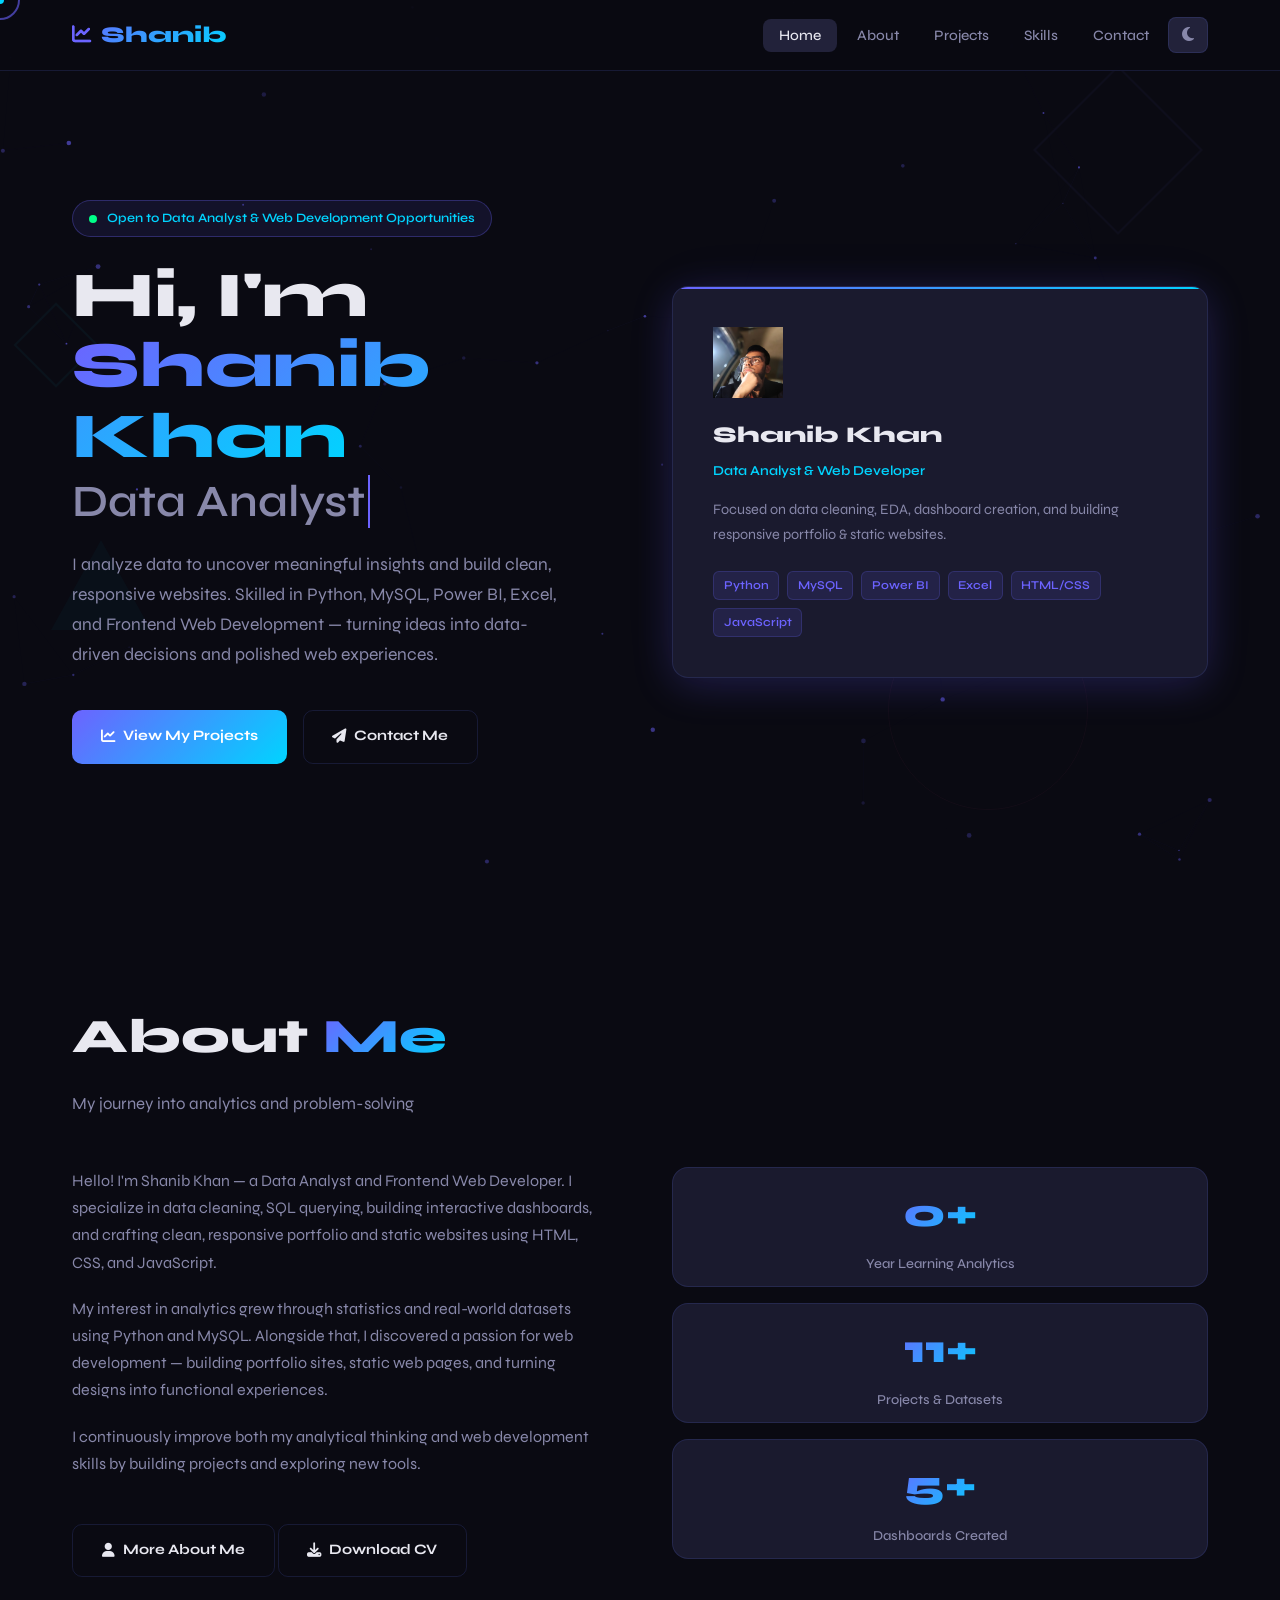
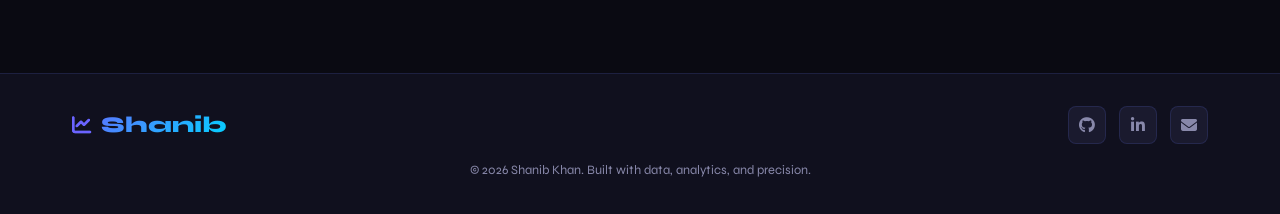
<file: index.html>
<!DOCTYPE html>
<html lang="en" data-theme="dark">
<head>
  <meta charset="UTF-8">
  <meta name="viewport" content="width=device-width, initial-scale=1.0">
  <!-- Google tag (gtag.js) -->
<script async src="https://www.googletagmanager.com/gtag/js?id=G-X29E31LGF9"></script>
<script>
  window.dataLayer = window.dataLayer || [];
  function gtag(){dataLayer.push(arguments);}
  gtag('js', new Date());

  gtag('config', 'G-X29E31LGF9');
</script>
  <meta name="description" content="Shanib Khan — Data Analyst specializing in MySQL, Power BI, Python, and data visualization.">
  <title>Home — Shanib Khan</title>
  <link rel="stylesheet" href="css/style.css">
  <link rel="stylesheet" href="https://cdnjs.cloudflare.com/ajax/libs/font-awesome/6.5.0/css/all.min.css">
  <link href="https://fonts.googleapis.com/css2?family=Syne:wght@400;600;700;800&family=Outfit:wght@300;400;500;600;700&display=swap" rel="stylesheet">
</head>
<body>

  <!-- Custom Cursor -->
  <div class="cursor-glow"></div>
  <div class="cursor-dot"></div>

  <!-- Particle Background -->
  <canvas id="particles-canvas"></canvas>

  <!-- Floating Geometric Shapes -->
  <div class="geo-shape geo-cube"></div>
  <div class="geo-shape geo-triangle"></div>
  <div class="geo-shape geo-circle"></div>
  <div class="geo-shape geo-diamond"></div>

  <!-- Navbar -->
  <nav class="navbar">
    <div class="container">
      <a href="index.html" class="logo">
        <i class="fas fa-chart-line"></i>
        <span>Shanib</span>
      </a>
      <ul class="nav-links">
        <li><a href="index.html" class="active">Home</a></li>
        <li><a href="about.html">About</a></li>
        <li><a href="projects.html">Projects</a></li>
        <li><a href="skills.html">Skills</a></li>
        <li><a href="contact.html">Contact</a></li>
        <li><button class="dark-mode-toggle" id="darkModeToggle"><i class="fas fa-moon"></i></button></li>
      </ul>
      <div class="hamburger" id="hamburger">
        <span class="line"></span><span class="line"></span><span class="line"></span>
      </div>
    </div>
  </nav>

  <main>

    <!-- ── HERO ── -->
    <section class="hero">
      <div class="container">
        <div class="hero-content">
          <div class="hero-text">
            <div class="hero-badge">
              <span class="pulse-dot"></span>
              Open to Data Analyst &amp; Web Development Opportunities
            </div>
            <h1>Hi, I'm <span class="gradient-text">Shanib Khan</span><br>
              <span class="typed-wrapper"><span class="typed-text" id="typed-roles">Data Analyst</span></span>
            </h1>
            <p>I analyze data to uncover meaningful insights and build clean, responsive websites. Skilled in Python, MySQL, Power BI, Excel, and Frontend Web Development — turning ideas into data-driven decisions and polished web experiences.</p>
            <div class="hero-buttons">
              <a href="projects.html" class="cta-button">
                <i class="fas fa-chart-line"></i> View My Projects
              </a>
              <a href="contact.html" class="cta-button-outline">
                <i class="fas fa-paper-plane"></i> Contact Me
              </a>
            </div>
          </div>

          <div class="hero-3d-wrapper">
            <div class="hero-card">
              <div class="hero-card-content">
                <div class="hero-card-avatar hero-profile-photo">
                  <img src="profile.jpg" alt="Shanib Khan" onerror="this.style.display='none';this.nextElementSibling.style.display='flex'">
                  <i class="fas fa-user" style="display:none"></i>
                </div>
                <h3>Shanib Khan</h3>
                <p class="role">Data Analyst &amp; Web Developer</p>
                <p>Focused on data cleaning, EDA, dashboard creation, and building responsive portfolio &amp; static websites.</p>
                <div class="hero-card-techs">
                  <span class="tech-tag">Python</span>
                  <span class="tech-tag">MySQL</span>
                  <span class="tech-tag">Power BI</span>
                  <span class="tech-tag">Excel</span>
                  <span class="tech-tag">HTML/CSS</span>
                  <span class="tech-tag">JavaScript</span>
                </div>
              </div>
            </div>
          </div>
        </div>
      </div>
    </section>

    <!-- ── ABOUT SNIPPET ── -->
    <section class="about" id="about">
      <div class="container">
        <h2 class="section-title reveal">About <span>Me</span></h2>
        <p class="section-subtitle reveal">My journey into analytics and problem-solving</p>
        <div class="about-content">
          <div class="about-text reveal-left">
            <p>Hello! I'm Shanib Khan — a Data Analyst and Frontend Web Developer. I specialize in data cleaning, SQL querying, building interactive dashboards, and crafting clean, responsive portfolio and static websites using HTML, CSS, and JavaScript.</p>
            <p>My interest in analytics grew through statistics and real-world datasets using Python and MySQL. Alongside that, I discovered a passion for web development — building portfolio sites, static web pages, and turning designs into functional experiences.</p>
            <p>I continuously improve both my analytical thinking and web development skills by building projects and exploring new tools.</p>
            <br>
            <a href="about.html" class="cta-button-outline"><i class="fas fa-user"></i> More About Me</a>
            <a href="https://drive.google.com/uc?export=download&id=1pGm9jBU86FxtlPgI_625SXIleOoMe9vm" class="cta-button-outline" target="_blank"><i class="fas fa-download"></i> Download CV</a>
          </div>

          <div class="reveal-right">
            <div class="stats stagger-children">
              <div class="stat-card">
                <div class="stat-card-inner">
                  <div class="stat-card-front">
                    <div class="stat-number" data-target="1" data-suffix="+">0+</div>
                    <div class="stat-label">Year Learning Analytics</div>
                  </div>
                  <div class="stat-card-back">
                    <p>Focused on data analysis, visualization, and SQL projects</p>
                  </div>
                </div>
              </div>
              <div class="stat-card">
                <div class="stat-card-inner">
                  <div class="stat-card-front">
                    <div class="stat-number" data-target="25" data-suffix="+">0+</div>
                    <div class="stat-label">Projects & Datasets</div>
                  </div>
                  <div class="stat-card-back">
                    <p>Performed EDA, data transformation, and dashboard building</p>
                  </div>
                </div>
              </div>
              <div class="stat-card">
                <div class="stat-card-inner">
                  <div class="stat-card-front">
                    <div class="stat-number" data-target="12" data-suffix="+">0+</div>
                    <div class="stat-label">Dashboards Created</div>
                  </div>
                  <div class="stat-card-back">
                    <p>Interactive reports built using Power BI and Excel</p>
                  </div>
                </div>
              </div>
            </div>
          </div>
        </div>
      </div>
    </section>

  </main>

  <!-- Footer -->
  <footer class="footer">
    <div class="container">
      <div class="footer-content">
        <a href="index.html" class="logo">
          <i class="fas fa-chart-line"></i>
          <span>Shanib</span>
        </a>
        <ul class="footer-links">
          <li><a href="https://github.com/shanib-techie" target="_blank" aria-label="GitHub"><i class="fab fa-github"></i></a></li>
          <li><a href="https://www.linkedin.com/in/shanib-khan-515a8a316/" target="_blank" aria-label="LinkedIn"><i class="fab fa-linkedin-in"></i></a></li>
          <li><a href="mailto:shanibkhan622@gmail.com" aria-label="Email"><i class="fas fa-envelope"></i></a></li>
        </ul>
      </div>
      <p class="footer-copy">&copy; 2026 Shanib Khan. Built with data, analytics, and precision.</p>
    </div>
  </footer>

  <script src="js/main.js"></script>
</body>
</html>
</file>
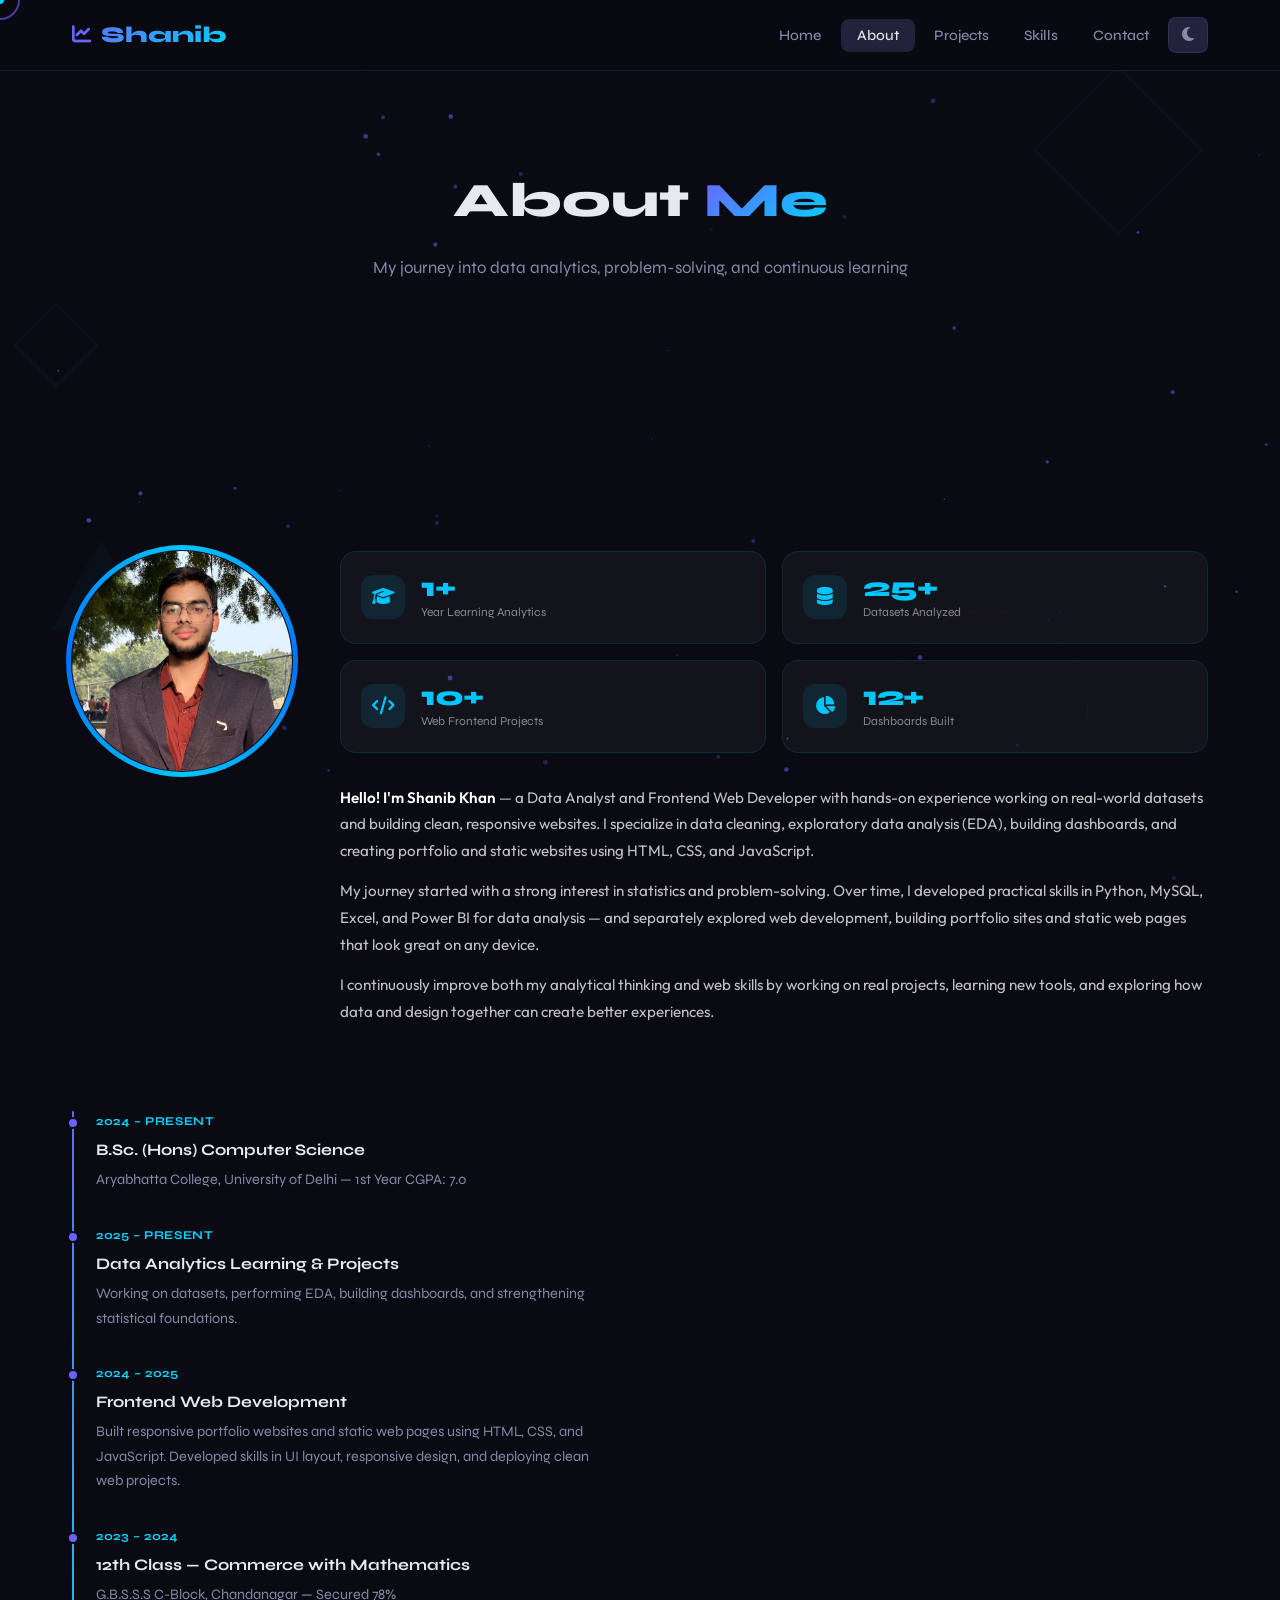
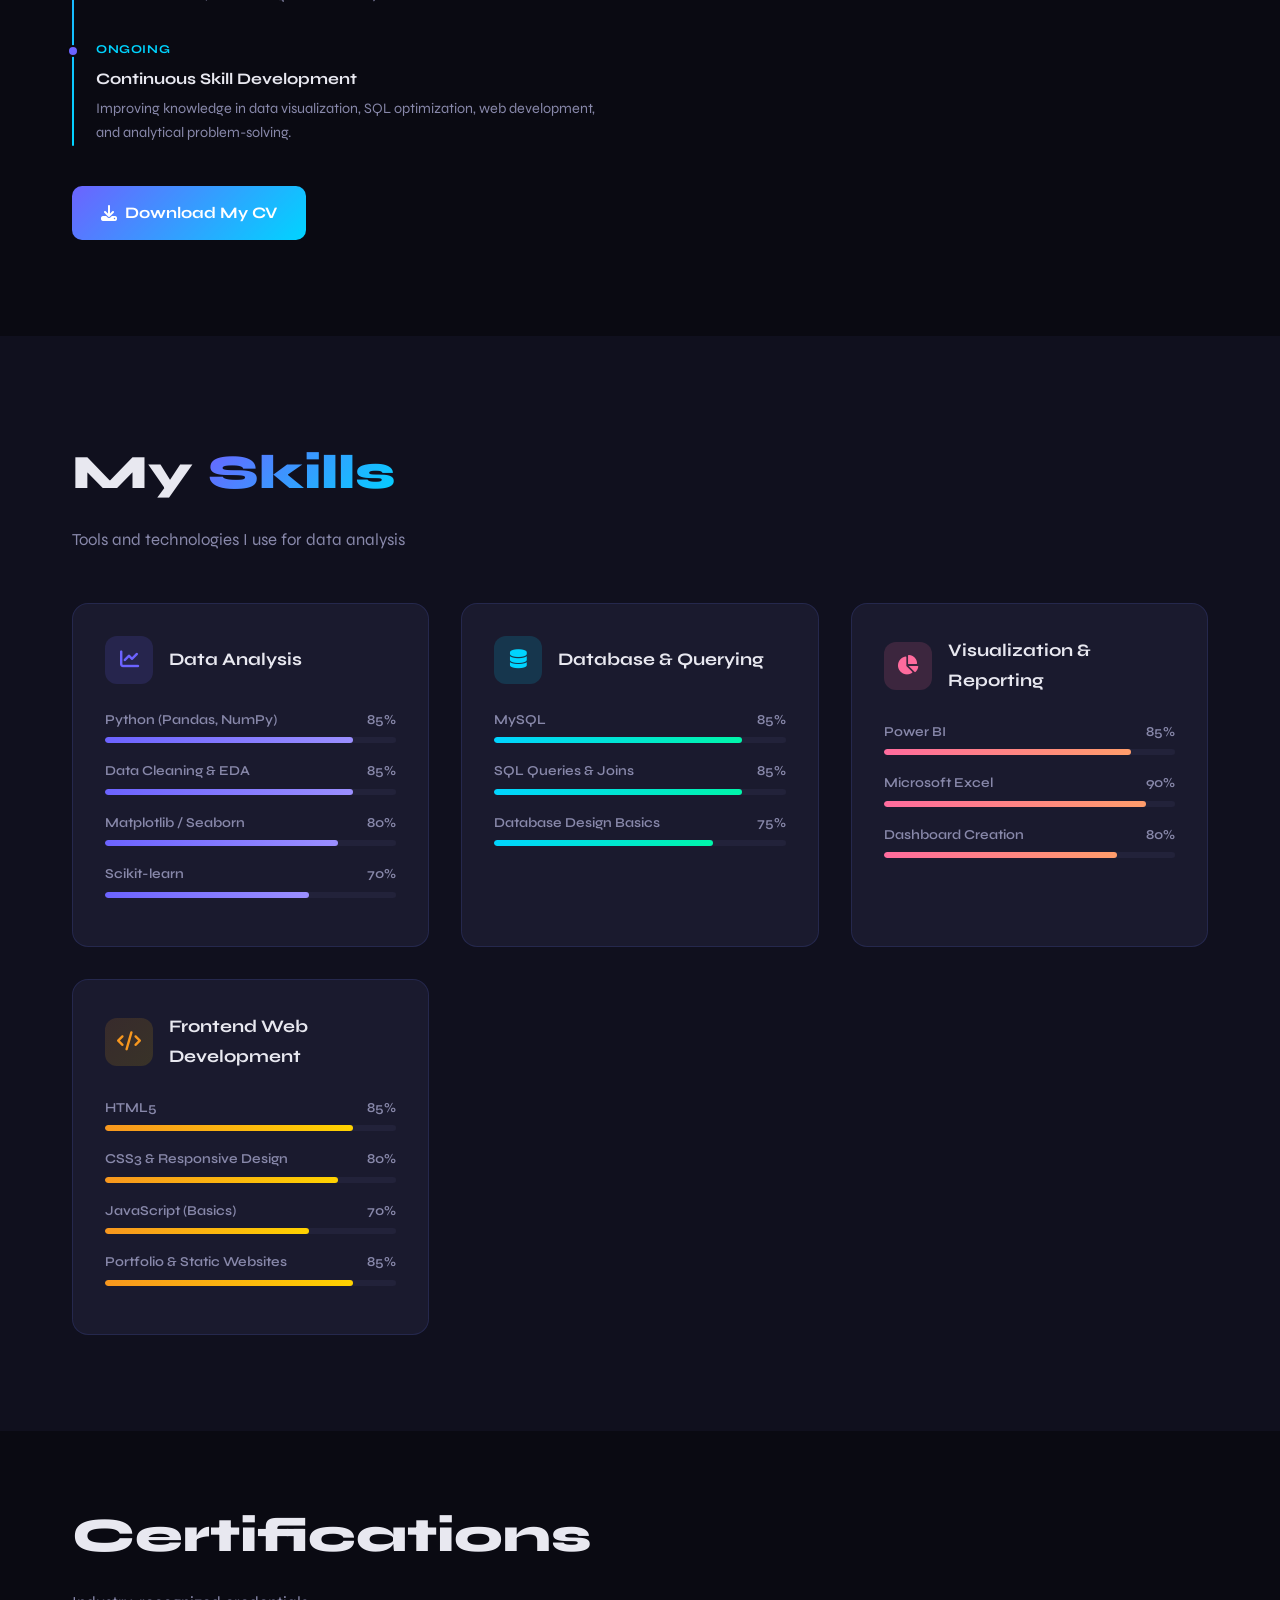
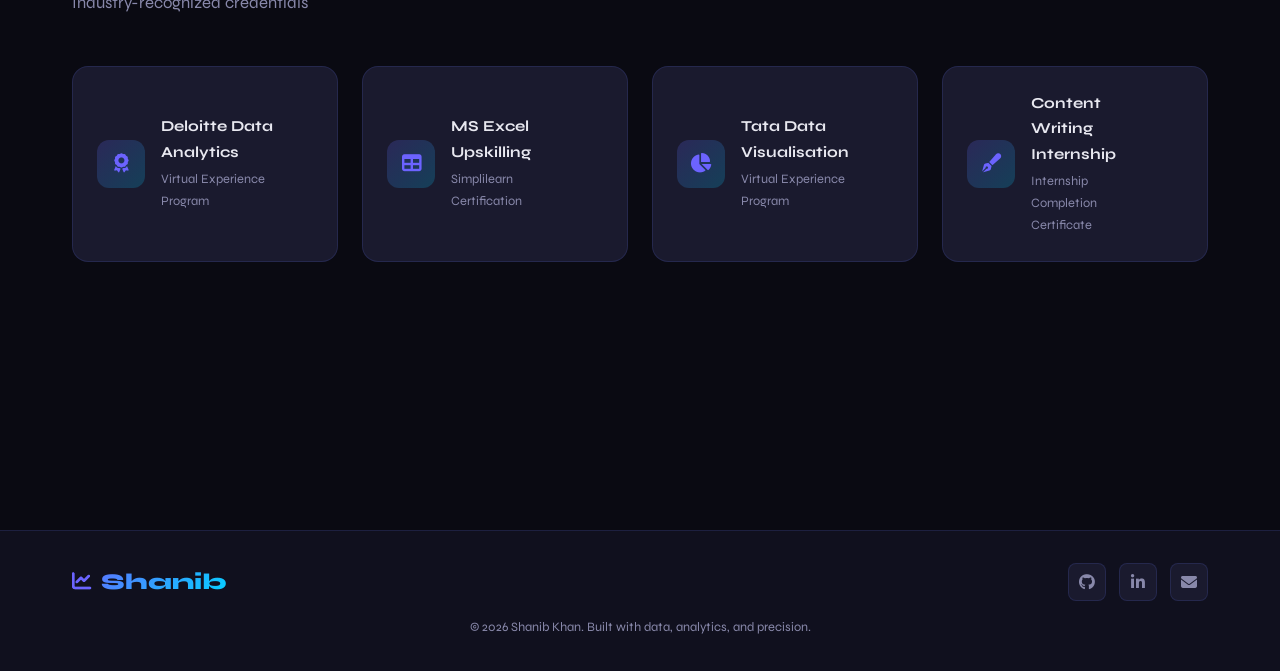
<file: about.html>
<!DOCTYPE html>
<html lang="en" data-theme="dark">
<head>
  <meta charset="UTF-8">
  <meta name="viewport" content="width=device-width, initial-scale=1.0">
  <title>About — Shanib Khan</title>
  <link rel="stylesheet" href="css/style.css">
  <link rel="stylesheet" href="https://cdnjs.cloudflare.com/ajax/libs/font-awesome/6.5.0/css/all.min.css">
  <link href="https://fonts.googleapis.com/css2?family=Syne:wght@400;600;700;800&family=Outfit:wght@300;400;500;600;700&display=swap" rel="stylesheet">

  <!-- ═══════════════════════════════════════════════════
       OVERRIDE STYLES — About Hero Section Redesign
  ═══════════════════════════════════════════════════ -->
  <style>
    /* ── About Hero Block ── */
    .about-hero-block {
      display: flex;
      align-items: flex-start;
      gap: 48px;
      padding: 60px 0 40px;
    }

    /* ── LEFT: Circular Photo ── */
    .about-photo-wrap {
      flex: 0 0 auto;
      position: relative;
      width: 220px;
      height: 220px;
    }

    .about-photo-wrap .photo-ring {
      position: absolute;
      inset: -6px;
      border-radius: 50%;
      background: conic-gradient(
        #00c6ff 0deg,
        #0072ff 90deg,
        #00c6ff 180deg,
        #0072ff 270deg,
        #00c6ff 360deg
      );
      animation: spin-ring 4s linear infinite;
      z-index: 0;
    }

    @keyframes spin-ring {
      to { transform: rotate(360deg); }
    }

    .about-photo-wrap .photo-ring::after {
      content: '';
      position: absolute;
      inset: 5px;
      border-radius: 50%;
      background: #0a0e1a;
    }

    .about-photo-wrap img {
      position: relative;
      z-index: 1;
      width: 220px;
      height: 220px;
      border-radius: 50%;
      object-fit: cover;
      object-position: top center;
      display: block;
    }

    .about-photo-wrap .photo-placeholder {
      position: relative;
      z-index: 1;
      width: 220px;
      height: 220px;
      border-radius: 50%;
      background: linear-gradient(135deg, #0d2137, #1a3a5c);
      display: flex;
      align-items: center;
      justify-content: center;
      font-size: 80px;
      color: #00c6ff44;
    }

    /* ── RIGHT: Stats grid + intro text ── */
    .about-right-col {
      flex: 1;
      min-width: 0;
    }

    .about-stats-grid {
      display: grid;
      grid-template-columns: 1fr 1fr;
      gap: 16px;
      margin-bottom: 32px;
    }

    .about-stat-card {
      background: rgba(255,255,255,0.04);
      border: 1px solid rgba(0,198,255,0.12);
      border-radius: 16px;
      padding: 22px 20px;
      display: flex;
      align-items: center;
      gap: 16px;
      transition: border-color 0.3s, transform 0.3s;
    }

    .about-stat-card:hover {
      border-color: rgba(0,198,255,0.4);
      transform: translateY(-3px);
    }

    .about-stat-icon {
      width: 44px;
      height: 44px;
      border-radius: 12px;
      background: rgba(0,198,255,0.1);
      display: flex;
      align-items: center;
      justify-content: center;
      flex-shrink: 0;
      font-size: 18px;
      color: #00c6ff;
    }

    .about-stat-info .stat-num {
      font-family: 'Syne', sans-serif;
      font-size: 1.7rem;
      font-weight: 800;
      color: #00c6ff;
      line-height: 1;
      letter-spacing: -0.5px;
    }

    .about-stat-info .stat-lbl {
      font-size: 0.75rem;
      color: rgba(255,255,255,0.5);
      margin-top: 4px;
      line-height: 1.3;
    }

    /* ── Intro paragraphs ── */
    .about-intro-text p {
      color: rgba(255,255,255,0.75);
      font-family: 'Outfit', sans-serif;
      font-size: 0.95rem;
      line-height: 1.75;
      margin-bottom: 14px;
    }

    .about-intro-text p strong {
      color: #fff;
      font-weight: 600;
    }

    /* ── Hide the old about-content layout for just the top portion ── */
    .about-content-legacy {
      display: none !important;
    }

    /* ════════════════════════════════
       MOBILE RESPONSIVE
    ════════════════════════════════ */
    @media (max-width: 768px) {
      .about-hero-block {
        flex-direction: column;
        align-items: center;
        gap: 32px;
        padding: 32px 0 24px;
      }

      .about-photo-wrap,
      .about-photo-wrap img,
      .about-photo-wrap .photo-placeholder {
        width: 170px;
        height: 170px;
      }

      .about-right-col {
        width: 100%;
      }

      .about-stats-grid {
        grid-template-columns: 1fr 1fr;
        gap: 12px;
      }

      .about-stat-card {
        padding: 16px 14px;
        gap: 12px;
      }

      .about-stat-icon {
        width: 38px;
        height: 38px;
        font-size: 15px;
      }

      .about-stat-info .stat-num {
        font-size: 1.4rem;
      }

      .about-stat-info .stat-lbl {
        font-size: 0.7rem;
      }
    }

    @media (max-width: 400px) {
      .about-stats-grid {
        grid-template-columns: 1fr 1fr;
      }

      .about-stat-card {
        flex-direction: column;
        align-items: flex-start;
        gap: 8px;
      }
    }
  </style>
</head>
<body>

  <div class="cursor-glow"></div>
  <div class="cursor-dot"></div>
  <canvas id="particles-canvas"></canvas>
  <div class="geo-shape geo-cube"></div>
  <div class="geo-shape geo-triangle"></div>
  <div class="geo-shape geo-circle"></div>
  <div class="geo-shape geo-diamond"></div>

  <nav class="navbar">
    <div class="container">
      <a href="index.html" class="logo"><i class="fas fa-chart-line"></i><span>Shanib</span></a>
      <ul class="nav-links">
        <li><a href="index.html">Home</a></li>
        <li><a href="about.html" class="active">About</a></li>
        <li><a href="projects.html">Projects</a></li>
        <li><a href="skills.html">Skills</a></li>
        <li><a href="contact.html">Contact</a></li>
        <li><button class="dark-mode-toggle" id="darkModeToggle"><i class="fas fa-moon"></i></button></li>
      </ul>
      <div class="hamburger" id="hamburger">
        <span class="line"></span><span class="line"></span><span class="line"></span>
      </div>
    </div>
  </nav>

  <main>

    <!-- Page Hero -->
    <section class="page-hero">
      <div class="container">
        <h1 class="section-title reveal">About <span>Me</span></h1>
        <p class="section-subtitle reveal">My journey into data analytics, problem-solving, and continuous learning</p>
      </div>
    </section>

    <!-- ══════════════════════════════════════
         NEW About Hero Block (Image 2 style)
    ══════════════════════════════════════ -->
    <section class="about">
      <div class="container">

        <div class="about-hero-block">

          <!-- Circular photo -->
          <div class="about-photo-wrap">
            <div class="photo-ring"></div>
            <img
              src="Screenshot 2026-05-17 214440.png"
              alt="Shanib Khan"
              onerror="this.outerHTML='<div class=\'photo-placeholder\'><i class=\'fas fa-user\'></i></div>'"
            >
          </div>

          <!-- Stats grid + intro text -->
          <div class="about-right-col">

            <!-- 2×2 stat cards -->
            <div class="about-stats-grid">

              <div class="about-stat-card">
                <div class="about-stat-icon"><i class="fas fa-graduation-cap"></i></div>
                <div class="about-stat-info">
                  <div class="stat-num" data-target="1" data-suffix="+">0+</div>
                  <div class="stat-lbl">Year Learning Analytics</div>
                </div>
              </div>

              <div class="about-stat-card">
                <div class="about-stat-icon"><i class="fas fa-database"></i></div>
                <div class="about-stat-info">
                  <div class="stat-num" data-target="25" data-suffix="+">0+</div>
                  <div class="stat-lbl">Datasets Analyzed</div>
                </div>
              </div>

              <div class="about-stat-card">
                <div class="about-stat-icon"><i class="fas fa-code"></i></div>
                <div class="about-stat-info">
                  <div class="stat-num" data-target="10" data-suffix="+">0+</div>
                  <div class="stat-lbl">Web Frontend Projects</div>
                </div>
              </div>

              <div class="about-stat-card">
                <div class="about-stat-icon"><i class="fas fa-chart-pie"></i></div>
                <div class="about-stat-info">
                  <div class="stat-num" data-target="12" data-suffix="+">0+</div>
                  <div class="stat-lbl">Dashboards Built</div>
                </div>
              </div>

            </div><!-- /about-stats-grid -->

            <!-- Intro paragraphs -->
            <div class="about-intro-text">
              <p><strong>Hello! I'm Shanib Khan</strong> — a Data Analyst and Frontend Web Developer with hands-on experience working on real-world datasets and building clean, responsive websites. I specialize in data cleaning, exploratory data analysis (EDA), building dashboards, and creating portfolio and static websites using HTML, CSS, and JavaScript.</p>
              <p>My journey started with a strong interest in statistics and problem-solving. Over time, I developed practical skills in Python, MySQL, Excel, and Power BI for data analysis — and separately explored web development, building portfolio sites and static web pages that look great on any device.</p>
              <p>I continuously improve both my analytical thinking and web skills by working on real projects, learning new tools, and exploring how data and design together can create better experiences.</p>
            </div>

          </div><!-- /about-right-col -->
        </div><!-- /about-hero-block -->

        <!-- ── Timeline (unchanged) ── -->
        <div class="about-content">
          <div class="about-text reveal-left">
            <div class="timeline reveal">
              <div class="timeline-item">
                <span class="year">2024 – Present</span>
                <h4>B.Sc. (Hons) Computer Science</h4>
                <p>Aryabhatta College, University of Delhi — 1st Year CGPA: 7.0</p>
              </div>
              <div class="timeline-item">
                <span class="year">2025 – Present</span>
                <h4>Data Analytics Learning &amp; Projects</h4>
                <p>Working on datasets, performing EDA, building dashboards, and strengthening statistical foundations.</p>
              </div>
              <div class="timeline-item">
                <span class="year">2024 – 2025</span>
                <h4>Frontend Web Development</h4>
                <p>Built responsive portfolio websites and static web pages using HTML, CSS, and JavaScript. Developed skills in UI layout, responsive design, and deploying clean web projects.</p>
              </div>
              <div class="timeline-item">
                <span class="year">2023 – 2024</span>
                <h4>12th Class — Commerce with Mathematics</h4>
                <p>G.B.S.S.S C-Block, Chandanagar — Secured 78%</p>
              </div>
              <div class="timeline-item">
                <span class="year">Ongoing</span>
                <h4>Continuous Skill Development</h4>
                <p>Improving knowledge in data visualization, SQL optimization, web development, and analytical problem-solving.</p>
              </div>
            </div>

            <!-- CV Download Button -->
            <div class="cv-section reveal">
              <a href="https://drive.google.com/uc?export=download&id=1pGm9jBU86FxtlPgI_625SXIleOoMe9vm" class="cta-button" target="_blank">
                <i class="fas fa-download"></i> Download My CV
              </a>
            </div>
          </div>
        </div>

      </div>
    </section>

    <!-- Skills Preview (unchanged) -->
    <section class="skills" id="skills">
      <div class="container">
        <h2 class="section-title reveal">My <span>Skills</span></h2>
        <p class="section-subtitle reveal">Tools and technologies I use for data analysis</p>
        <div class="skill-grid stagger-children reveal">

          <div class="skill-card">
            <div class="skill-card-header">
              <div class="skill-icon frontend"><i class="fas fa-chart-line"></i></div>
              <h3>Data Analysis</h3>
            </div>
            <div class="skill-item">
              <h4><span>Python (Pandas, NumPy)</span><span>85%</span></h4>
              <div class="skill-bar"><div class="skill-progress frontend-bar" style="width:85%"></div></div>
            </div>
            <div class="skill-item">
              <h4><span>Data Cleaning &amp; EDA</span><span>85%</span></h4>
              <div class="skill-bar"><div class="skill-progress frontend-bar" style="width:85%"></div></div>
            </div>
            <div class="skill-item">
              <h4><span>Matplotlib / Seaborn</span><span>80%</span></h4>
              <div class="skill-bar"><div class="skill-progress frontend-bar" style="width:80%"></div></div>
            </div>
            <div class="skill-item">
              <h4><span>Scikit-learn</span><span>70%</span></h4>
              <div class="skill-bar"><div class="skill-progress frontend-bar" style="width:70%"></div></div>
            </div>
          </div>

          <div class="skill-card">
            <div class="skill-card-header">
              <div class="skill-icon backend"><i class="fas fa-database"></i></div>
              <h3>Database &amp; Querying</h3>
            </div>
            <div class="skill-item">
              <h4><span>MySQL</span><span>85%</span></h4>
              <div class="skill-bar"><div class="skill-progress backend-bar" style="width:85%"></div></div>
            </div>
            <div class="skill-item">
              <h4><span>SQL Queries &amp; Joins</span><span>85%</span></h4>
              <div class="skill-bar"><div class="skill-progress backend-bar" style="width:85%"></div></div>
            </div>
            <div class="skill-item">
              <h4><span>Database Design Basics</span><span>75%</span></h4>
              <div class="skill-bar"><div class="skill-progress backend-bar" style="width:75%"></div></div>
            </div>
          </div>

          <div class="skill-card">
            <div class="skill-card-header">
              <div class="skill-icon tools"><i class="fas fa-chart-pie"></i></div>
              <h3>Visualization &amp; Reporting</h3>
            </div>
            <div class="skill-item">
              <h4><span>Power BI</span><span>85%</span></h4>
              <div class="skill-bar"><div class="skill-progress tools-bar" style="width:85%"></div></div>
            </div>
            <div class="skill-item">
              <h4><span>Microsoft Excel</span><span>90%</span></h4>
              <div class="skill-bar"><div class="skill-progress tools-bar" style="width:90%"></div></div>
            </div>
            <div class="skill-item">
              <h4><span>Dashboard Creation</span><span>80%</span></h4>
              <div class="skill-bar"><div class="skill-progress tools-bar" style="width:80%"></div></div>
            </div>
          </div>

          <div class="skill-card">
            <div class="skill-card-header">
              <div class="skill-icon frontend" style="background: linear-gradient(135deg,#f7971e22,#ffd20022);"><i class="fas fa-code" style="color:#f7971e"></i></div>
              <h3>Frontend Web Development</h3>
            </div>
            <div class="skill-item">
              <h4><span>HTML5</span><span>85%</span></h4>
              <div class="skill-bar"><div class="skill-progress" style="width:85%;background:linear-gradient(90deg,#f7971e,#ffd200)"></div></div>
            </div>
            <div class="skill-item">
              <h4><span>CSS3 &amp; Responsive Design</span><span>80%</span></h4>
              <div class="skill-bar"><div class="skill-progress" style="width:80%;background:linear-gradient(90deg,#f7971e,#ffd200)"></div></div>
            </div>
            <div class="skill-item">
              <h4><span>JavaScript (Basics)</span><span>70%</span></h4>
              <div class="skill-bar"><div class="skill-progress" style="width:70%;background:linear-gradient(90deg,#f7971e,#ffd200)"></div></div>
            </div>
            <div class="skill-item">
              <h4><span>Portfolio &amp; Static Websites</span><span>85%</span></h4>
              <div class="skill-bar"><div class="skill-progress" style="width:85%;background:linear-gradient(90deg,#f7971e,#ffd200)"></div></div>
            </div>
          </div>

        </div>
      </div>
    </section>

    <!-- Certifications (unchanged) -->
    <section class="certs">
      <div class="container">
        <h2 class="section-title reveal">Certifications</h2>
        <p class="section-subtitle reveal">Industry-recognized credentials</p>
        <div class="cert-grid stagger-children reveal">
          
          <a href="https://drive.google.com/file/d/1IJUpHRxk4iqYg6QlByEM1owwYtz-3P2t/view?usp=drive_link" target="_blank" class="cert-card cert-link">
            <div class="cert-icon"><i class="fas fa-award"></i></div>
            <div>
              <h4>Deloitte Data Analytics</h4>
              <p>Virtual Experience Program</p>
            </div>
            <i class="fas fa-external-link-alt cert-view-icon"></i>
          </a>

          <a href="https://drive.google.com/file/d/1PyhYeeKLr-QdFySlGSV5ra-wHFZvj5ms/view?usp=drive_link" target="_blank" class="cert-card cert-link">
            <div class="cert-icon"><i class="fas fa-table"></i></div>
            <div>
              <h4>MS Excel Upskilling</h4>
              <p>Simplilearn Certification</p>
            </div>
            <i class="fas fa-external-link-alt cert-view-icon"></i>
          </a>

          <a href="https://drive.google.com/file/d/1Hfg7wth5e6pNMDe7_AEWmWdzjWmxS4aQ/view?usp=drive_link" target="_blank" class="cert-card cert-link">
            <div class="cert-icon"><i class="fas fa-chart-pie"></i></div>
            <div>
              <h4>Tata Data Visualisation</h4>
              <p>Virtual Experience Program</p>
            </div>
            <i class="fas fa-external-link-alt cert-view-icon"></i>
          </a>

          <a href="https://drive.google.com/file/d/1LnUvEPueXhjDKCNolCxnBD5HOckybWew/view?usp=drive_link" target="_blank" class="cert-card cert-link">
            <div class="cert-icon"><i class="fas fa-pen-fancy"></i></div>
            <div>
              <h4>Content Writing Internship</h4>
              <p>Internship Completion Certificate</p>
            </div>
            <i class="fas fa-external-link-alt cert-view-icon"></i>
          </a>

          <a href="https://drive.google.com/file/d/1ezwYnypDwt7KoS97dpbClq883Oz2ZkQr/view?usp=drive_link" target="_blank" class="cert-card cert-link">
            <div class="cert-icon"><i class="fas fa-certificate"></i></div>
            <div>
              <h4>Tata Data Analytics</h4>
              <p>Virtual Experience Program</p>
            </div>
            <i class="fas fa-external-link-alt cert-view-icon"></i>
          </a>

          <a href="https://drive.google.com/drive/folders/1dKXII0AVswsuyQ25zjXa6Bq4LYchHZ8L?usp=drive_link" target="_blank" class="cert-card cert-link">
            <div class="cert-icon"><i class="fas fa-brain"></i></div>
            <div>
              <h4>BCG Data Science</h4>
              <p>Virtual Experience Program</p>
            </div>
            <i class="fas fa-external-link-alt cert-view-icon"></i>
          </a>

        </div>
      </div>
    </section>

  </main>

  <footer class="footer">
    <div class="container">
      <div class="footer-content">
        <a href="index.html" class="logo"><i class="fas fa-chart-line"></i><span>Shanib</span></a>
        <ul class="footer-links">
          <li><a href="https://github.com/shanib-techie" target="_blank"><i class="fab fa-github"></i></a></li>
          <li><a href="https://www.linkedin.com/in/shanib-khan-515a8a316/" target="_blank"><i class="fab fa-linkedin-in"></i></a></li>
          <li><a href="mailto:shanibkhan622@gmail.com"><i class="fas fa-envelope"></i></a></li>
        </ul>
      </div>
      <p class="footer-copy">&copy; 2026 Shanib Khan. Built with data, analytics, and precision.</p>
    </div>
  </footer>

  <script src="js/main.js"></script>

  <!-- ═══════════════════════════════════════════════════
       OVERRIDE JS — Counter animation for new stat cards
  ═══════════════════════════════════════════════════ -->
  <script>
    (function () {
      /**
       * Animates a number from 0 → target with easing.
       * Works on elements with [data-target] and [data-suffix].
       */
      function animateCounter(el) {
        const target = parseInt(el.dataset.target, 10);
        const suffix = el.dataset.suffix || '';
        const duration = 1800; // ms
        const startTime = performance.now();

        function easeOutQuart(t) {
          return 1 - Math.pow(1 - t, 4);
        }

        function step(now) {
          const elapsed = now - startTime;
          const progress = Math.min(elapsed / duration, 1);
          const current = Math.floor(easeOutQuart(progress) * target);
          el.textContent = current + suffix;
          if (progress < 1) {
            requestAnimationFrame(step);
          } else {
            el.textContent = target + suffix;
          }
        }

        requestAnimationFrame(step);
      }

      /**
       * Kick off counters when the stat cards enter the viewport.
       * Uses IntersectionObserver so it fires on scroll-in.
       */
      function initCounters() {
        const statNums = document.querySelectorAll('.about-stat-info .stat-num[data-target]');
        if (!statNums.length) return;

        const observer = new IntersectionObserver(
          (entries, obs) => {
            entries.forEach(entry => {
              if (entry.isIntersecting) {
                animateCounter(entry.target);
                obs.unobserve(entry.target);
              }
            });
          },
          { threshold: 0.4 }
        );

        statNums.forEach(el => observer.observe(el));
      }

      // Run after DOM is ready
      if (document.readyState === 'loading') {
        document.addEventListener('DOMContentLoaded', initCounters);
      } else {
        initCounters();
      }
    })();
  </script>

</body>
</html>
</file>
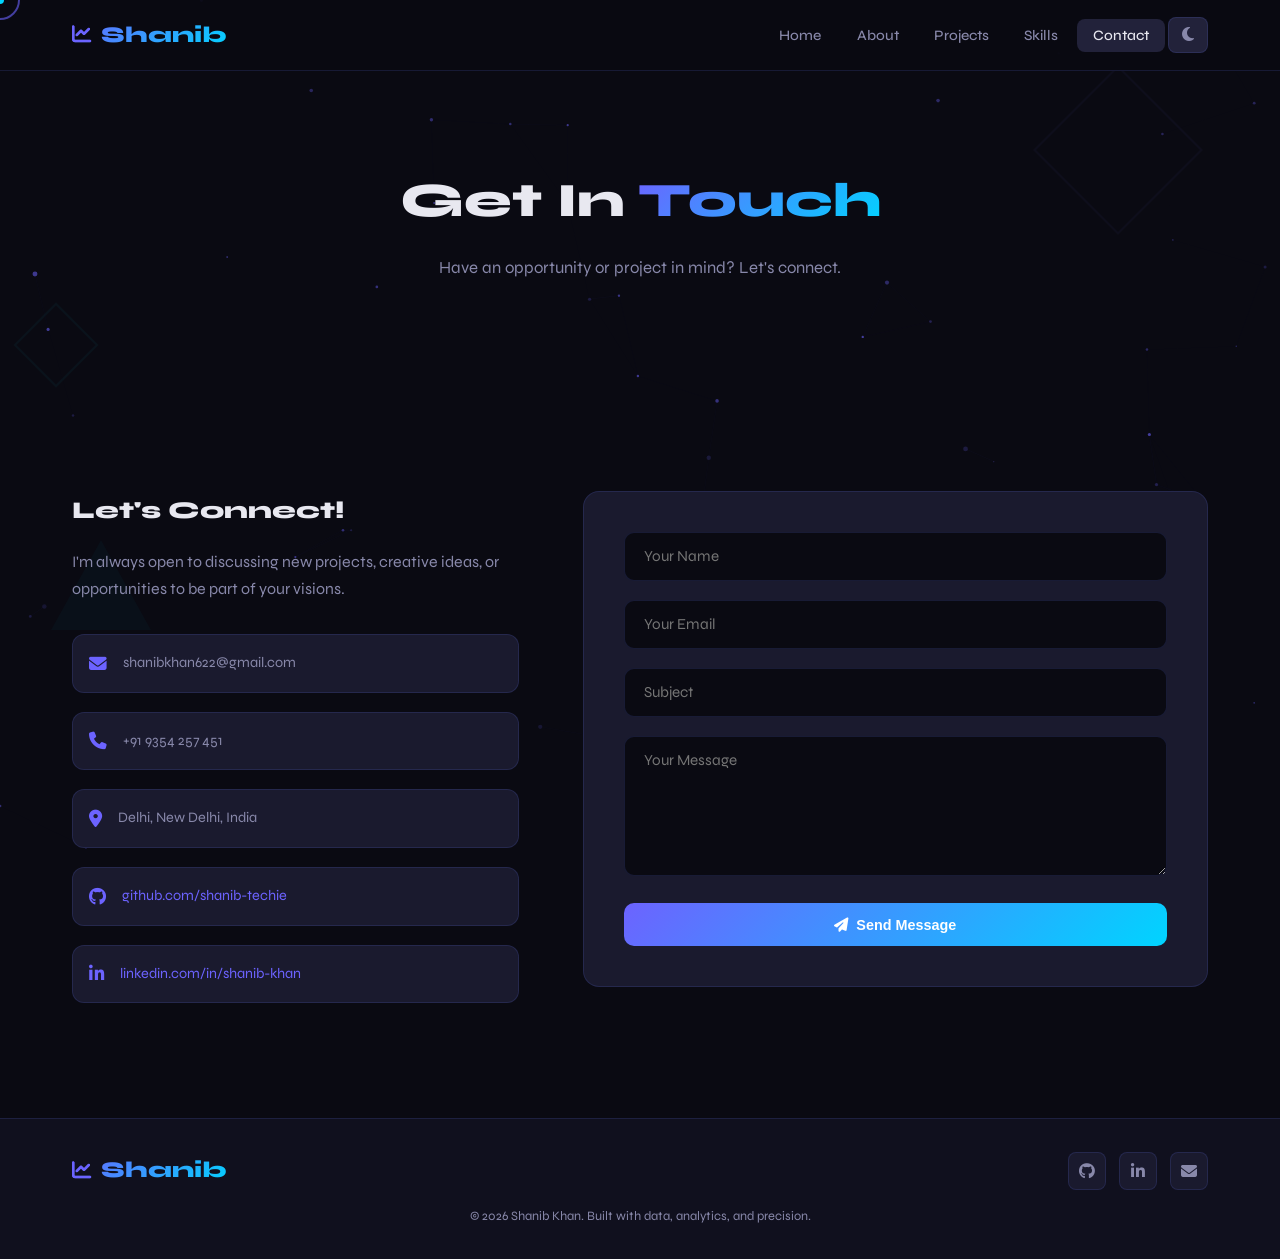
<file: contact.html>
<!DOCTYPE html>
<html lang="en" data-theme="dark">
<head>
  <meta charset="UTF-8">
  <meta name="viewport" content="width=device-width, initial-scale=1.0">
  <title>Contact — Shanib Khan</title>
  <link rel="stylesheet" href="css/style.css">
  <link rel="stylesheet" href="https://cdnjs.cloudflare.com/ajax/libs/font-awesome/6.5.0/css/all.min.css">
  <link href="https://fonts.googleapis.com/css2?family=Syne:wght@400;600;700;800&family=Outfit:wght@300;400;500;600;700&display=swap" rel="stylesheet">
</head>
<body>

  <div class="cursor-glow"></div>
  <div class="cursor-dot"></div>
  <canvas id="particles-canvas"></canvas>
  <div class="geo-shape geo-cube"></div>
  <div class="geo-shape geo-triangle"></div>
  <div class="geo-shape geo-circle"></div>
  <div class="geo-shape geo-diamond"></div>

  <nav class="navbar">
    <div class="container">
      <a href="index.html" class="logo"><i class="fas fa-chart-line"></i><span>Shanib</span></a>
      <ul class="nav-links">
        <li><a href="index.html">Home</a></li>
        <li><a href="about.html">About</a></li>
        <li><a href="projects.html">Projects</a></li>
        <li><a href="skills.html">Skills</a></li>
        <li><a href="contact.html" class="active">Contact</a></li>
        <li><button class="dark-mode-toggle" id="darkModeToggle"><i class="fas fa-moon"></i></button></li>
      </ul>
      <div class="hamburger" id="hamburger">
        <span class="line"></span><span class="line"></span><span class="line"></span>
      </div>
    </div>
  </nav>

  <main>

    <section class="page-hero">
      <div class="container">
        <h1 class="section-title reveal">Get In <span>Touch</span></h1>
        <p class="section-subtitle reveal">Have an opportunity or project in mind? Let's connect.</p>
      </div>
    </section>

    <section class="contact">
      <div class="container">
        <div class="contact-content">

          <div class="contact-info reveal-left">
            <h3>Let's Connect!</h3>
            <p>I'm always open to discussing new projects, creative ideas, or opportunities to be part of your visions.</p>

            <div class="contact-item">
              <i class="fas fa-envelope"></i>
              <p>shanibkhan622@gmail.com</p>
            </div>
            <div class="contact-item">
              <i class="fas fa-phone"></i>
              <p>+91 9354 257 451</p>
            </div>
            <div class="contact-item">
              <i class="fas fa-map-marker-alt"></i>
              <p>Delhi, New Delhi, India</p>
            </div>
            <div class="contact-item">
              <i class="fab fa-github"></i>
              <p><a href="https://github.com/shanib-techie" target="_blank" style="color: var(--accent);">github.com/shanib-techie</a></p>
            </div>
            <div class="contact-item">
              <i class="fab fa-linkedin-in"></i>
              <p><a href="https://www.linkedin.com/in/shanib-khan-515a8a316/" target="_blank" style="color: var(--accent);">linkedin.com/in/shanib-khan</a></p>
            </div>
          </div>

          <div class="contact-form reveal-right">
            <form id="contactForm">
              <div class="form-group">
                <input type="text" name="name" placeholder="Your Name" required>
              </div>
              <div class="form-group">
                <input type="email" name="email" placeholder="Your Email" required>
              </div>
              <div class="form-group">
                <input type="text" name="subject" placeholder="Subject" required>
              </div>
              <div class="form-group">
                <textarea name="message" placeholder="Your Message" required></textarea>
              </div>
              <button type="submit" class="cta-button" style="width:100%; justify-content:center;">
                <i class="fas fa-paper-plane"></i> Send Message
              </button>
              <div class="form-success">Thanks for reaching out! I'll get back to you soon. 🎉</div>
            </form>
          </div>

        </div>
      </div>
    </section>

  </main>

  <footer class="footer">
    <div class="container">
      <div class="footer-content">
        <a href="index.html" class="logo"><i class="fas fa-chart-line"></i><span>Shanib</span></a>
        <ul class="footer-links">
          <li><a href="https://github.com/shanib-techie" target="_blank"><i class="fab fa-github"></i></a></li>
          <li><a href="https://www.linkedin.com/in/shanib-khan-515a8a316/" target="_blank"><i class="fab fa-linkedin-in"></i></a></li>
          <li><a href="mailto:shanibkhan622@gmail.com"><i class="fas fa-envelope"></i></a></li>
        </ul>
      </div>
      <p class="footer-copy">&copy; 2026 Shanib Khan. Built with data, analytics, and precision.</p>
    </div>
  </footer>

  <script src="js/main.js"></script>
</body>
</html>
</file>
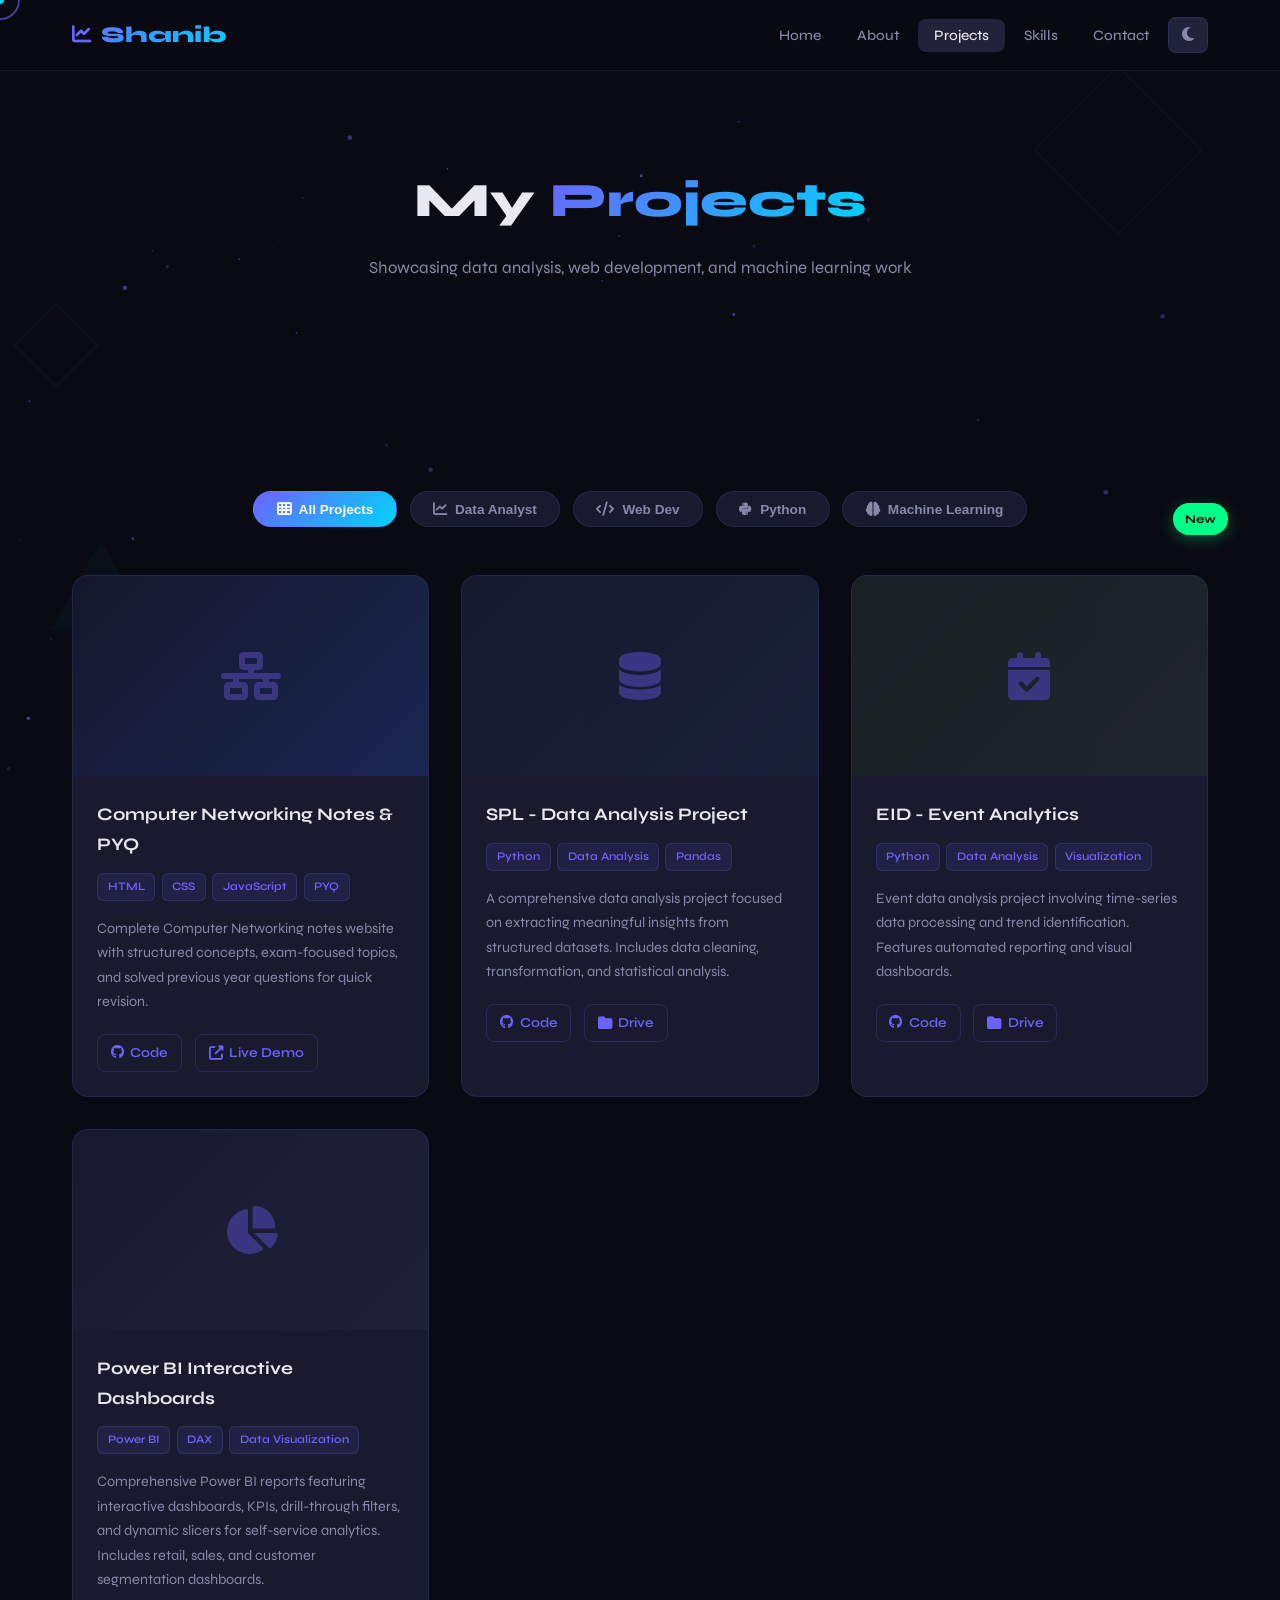
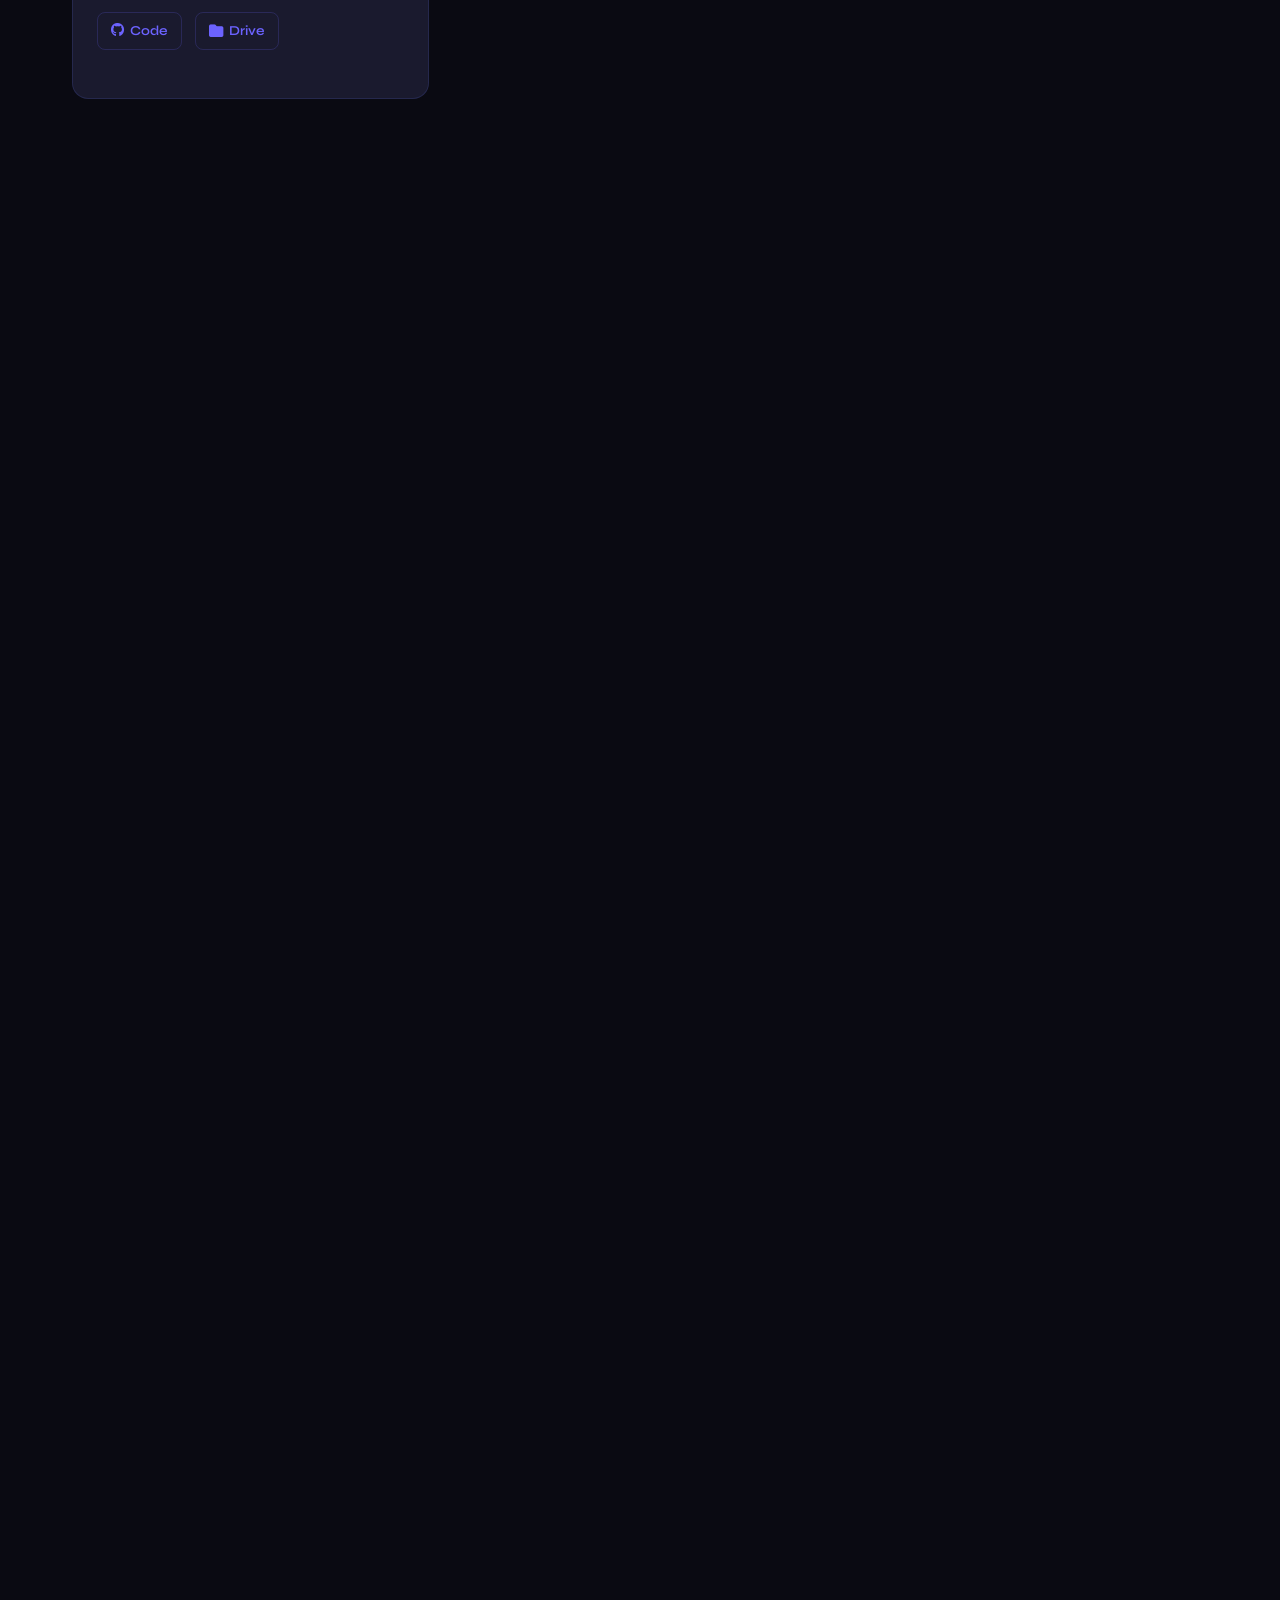
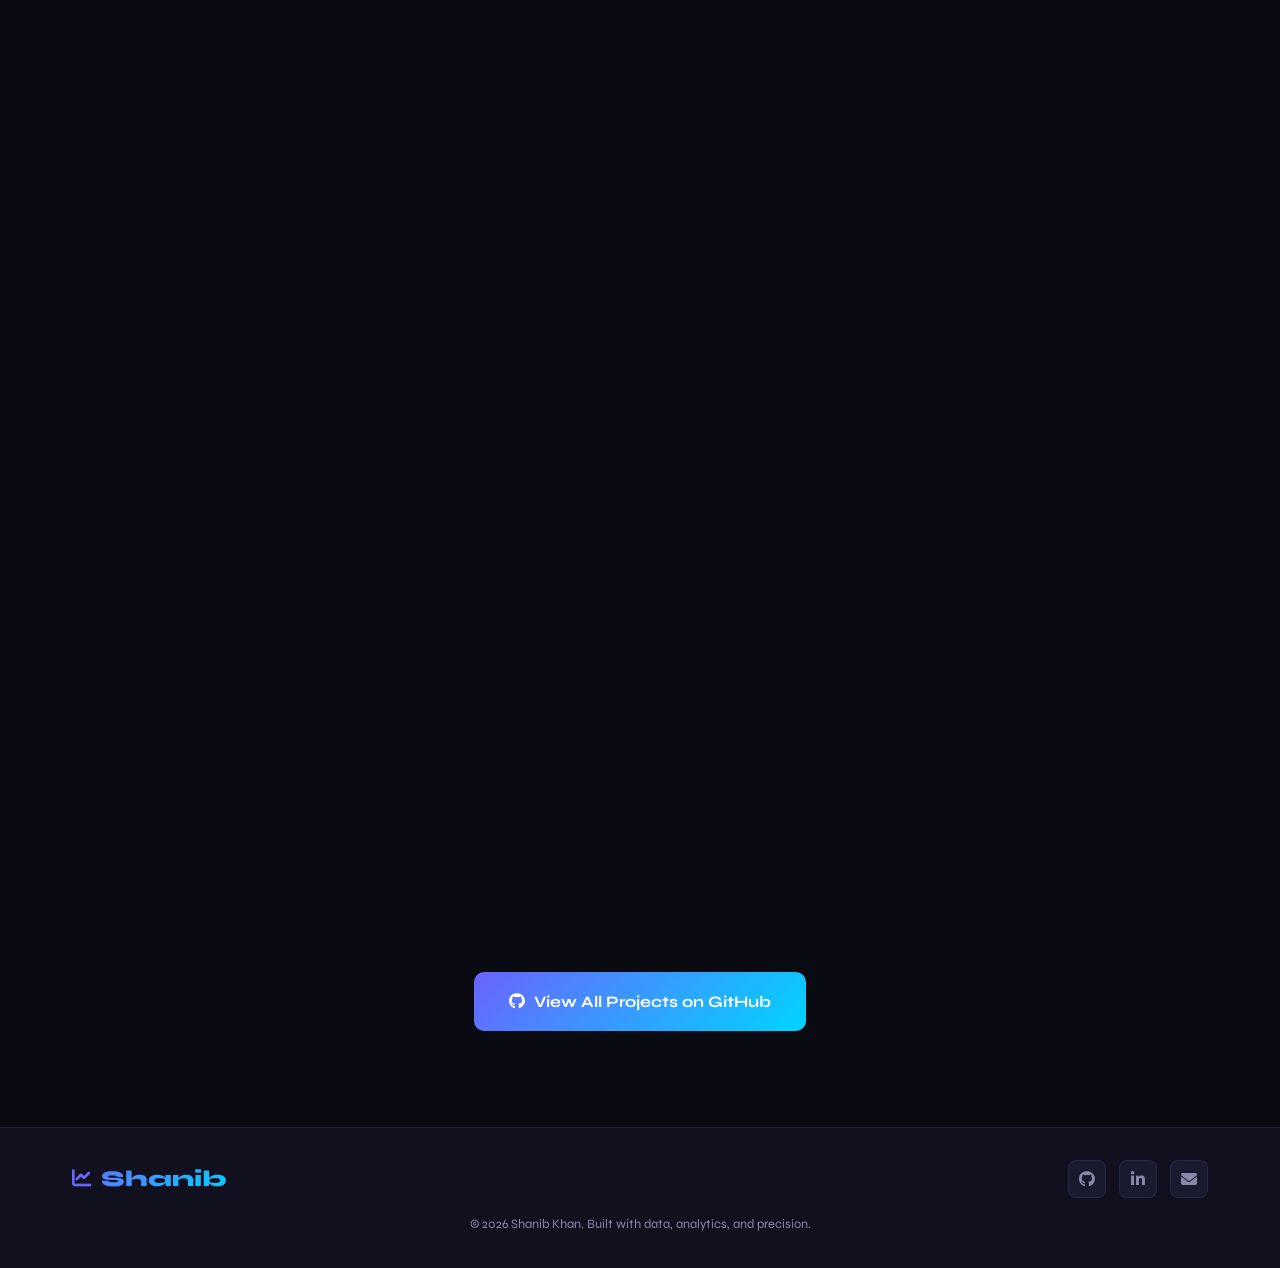
<file: projects.html>
<!DOCTYPE html>
<html lang="en" data-theme="dark">
<head>
  <meta charset="UTF-8">
  <meta name="viewport" content="width=device-width, initial-scale=1.0">
  <title>Projects — Shanib Khan</title>
  <link rel="stylesheet" href="css/style.css">
  <link rel="stylesheet" href="https://cdnjs.cloudflare.com/ajax/libs/font-awesome/6.5.0/css/all.min.css">
  <link href="https://fonts.googleapis.com/css2?family=Syne:wght@400;600;700;800&family=Outfit:wght@300;400;500;600;700&display=swap" rel="stylesheet">
</head>
<body>

  <div class="cursor-glow"></div>
  <div class="cursor-dot"></div>
  <canvas id="particles-canvas"></canvas>
  <div class="geo-shape geo-cube"></div>
  <div class="geo-shape geo-triangle"></div>
  <div class="geo-shape geo-circle"></div>
  <div class="geo-shape geo-diamond"></div>

  <nav class="navbar">
    <div class="container">
      <a href="index.html" class="logo"><i class="fas fa-chart-line"></i><span>Shanib</span></a>
      <ul class="nav-links">
        <li><a href="index.html">Home</a></li>
        <li><a href="about.html">About</a></li>
        <li><a href="projects.html" class="active">Projects</a></li>
        <li><a href="skills.html">Skills</a></li>
        <li><a href="contact.html">Contact</a></li>
        <li><button class="dark-mode-toggle" id="darkModeToggle"><i class="fas fa-moon"></i></button></li>
      </ul>
      <div class="hamburger" id="hamburger">
        <span class="line"></span><span class="line"></span><span class="line"></span>
      </div>
    </div>
  </nav>

  <main>

    <section class="page-hero">
      <div class="container">
        <h1 class="section-title reveal">My <span>Projects</span></h1>
        <p class="section-subtitle reveal">Showcasing data analysis, web development, and machine learning work</p>
      </div>
    </section>

    <section class="projects" id="projects">
      <div class="container">
        
        <!-- Project Filter Buttons -->
        <div class="project-filter reveal">
          <button class="filter-btn active" data-filter="all">
            <i class="fas fa-th"></i> All Projects
          </button>
          <button class="filter-btn" data-filter="data-analyst">
            <i class="fas fa-chart-line"></i> Data Analyst
          </button>
          <button class="filter-btn" data-filter="web-dev">
            <i class="fas fa-code"></i> Web Dev
          </button>
          <button class="filter-btn" data-filter="python">
            <i class="fab fa-python"></i> Python
          </button>
          <button class="filter-btn" data-filter="machine-learning">
            <i class="fas fa-brain"></i> Machine Learning
          </button>
        </div>

        <!-- Project Grid -->
        <div class="project-grid stagger-children reveal">
          <!-- Project: Computer Networking Notes -->
<div class="project-card" data-category="web-dev">
  <div class="project-card-inner">

    <!-- New Badge -->
    <div style="
      position:absolute;
      top:12px;
      right:12px;
      background:#00ff88;
      color:#000;
      padding:6px 12px;
      border-radius:20px;
      font-size:12px;
      font-weight:700;
      box-shadow:0 4px 15px rgba(0,255,136,0.3);
      z-index:10;
    ">
      New
    </div>

    <div class="project-image-wrapper">
      <div class="project-image-placeholder" 
           style="background: linear-gradient(135deg,#0f172a,#1e3a8a);">
        <i class="fas fa-network-wired"></i>
      </div>
    </div>

    <div class="project-info">
      <h3>Computer Networking Notes & PYQ</h3>

      <div class="project-tags">
        <span class="project-tag">HTML</span>
        <span class="project-tag">CSS</span>
        <span class="project-tag">JavaScript</span>
        <span class="project-tag">PYQ</span>
      </div>

      <p>
        Complete Computer Networking notes website with structured concepts,
        exam-focused topics, and solved previous year questions for quick revision.
      </p>

      <div class="project-links">
        <a href="https://github.com/shanib-techie/COMPUTER_NERWORK" target="_blank">
          <i class="fab fa-github"></i> Code
        </a>

        <a href="https://computernetworkcompletenotes.netlify.app/" target="_blank">
          <i class="fas fa-external-link-alt"></i> Live Demo
        </a>
      </div>
    </div>

  </div>
</div>

          <!-- ============ DATA ANALYST PROJECTS ============ -->

          <!-- Project: SPL -->
          <div class="project-card" data-category="data-analyst python">
            <div class="project-card-inner">
              <div class="project-image-wrapper">
                <div class="project-image-placeholder" style="background: linear-gradient(135deg,#0d1a2e,#1a2e4a);">
                  <i class="fas fa-database"></i>
                </div>
              </div>
              <div class="project-info">
                <h3>SPL - Data Analysis Project</h3>
                <div class="project-tags">
                  <span class="project-tag">Python</span>
                  <span class="project-tag">Data Analysis</span>
                  <span class="project-tag">Pandas</span>
                </div>
                <p>A comprehensive data analysis project focused on extracting meaningful insights from structured datasets. Includes data cleaning, transformation, and statistical analysis.</p>
                <div class="project-links">
                  <a href="https://github.com/shanib-techie/spl" target="_blank"><i class="fab fa-github"></i> Code</a>
                  <a href="https://drive.google.com/file/d/10y5uj7YoYB7-PElPiD3N94hUS4A0Gz0U/view?usp=drive_link" target="_blank"><i class="fas fa-folder"></i> Drive</a>
                </div>
              </div>
            </div>
          </div>

          <!-- Project: EID -->
          <div class="project-card" data-category="data-analyst python">
            <div class="project-card-inner">
              <div class="project-image-wrapper">
                <div class="project-image-placeholder" style="background: linear-gradient(135deg,#1a2e1a,#2a3a2a);">
                  <i class="fas fa-calendar-check"></i>
                </div>
              </div>
              <div class="project-info">
                <h3>EID - Event Analytics</h3>
                <div class="project-tags">
                  <span class="project-tag">Python</span>
                  <span class="project-tag">Data Analysis</span>
                  <span class="project-tag">Visualization</span>
                </div>
                <p>Event data analysis project involving time-series data processing and trend identification. Features automated reporting and visual dashboards.</p>
                <div class="project-links">
                  <a href="https://github.com/shanib-techie/EID" target="_blank"><i class="fab fa-github"></i> Code</a>
                  <a href="https://drive.google.com/file/d/1GFTvRkV_LB8kVMIXIiwrF6-K8Z_r7Y6B/view?usp=drive_link" target="_blank"><i class="fas fa-folder"></i> Drive</a>
                </div>
              </div>
            </div>
          </div>

          <!-- Project: Power BI Dashboard -->
          <div class="project-card" data-category="data-analyst">
            <div class="project-card-inner">
              <div class="project-image-wrapper">
                <div class="project-image-placeholder" style="background: linear-gradient(135deg,#1a1a2e,#2a2a4a);">
                  <i class="fas fa-chart-pie"></i>
                </div>
              </div>
              <div class="project-info">
                <h3>Power BI Interactive Dashboards</h3>
                <div class="project-tags">
                  <span class="project-tag">Power BI</span>
                  <span class="project-tag">DAX</span>
                  <span class="project-tag">Data Visualization</span>
                </div>
                <p>Comprehensive Power BI reports featuring interactive dashboards, KPIs, drill-through filters, and dynamic slicers for self-service analytics. Includes retail, sales, and customer segmentation dashboards.</p>
                <div class="project-links">
                  <a href="https://github.com/shanib-techie/power-bi" target="_blank"><i class="fab fa-github"></i> Code</a>
                  <a href="https://drive.google.com/file/d/1pGm9jBU86FxtlPgI_625SXIleOoMe9vm/view" target="_blank"><i class="fas fa-folder"></i> Drive</a>
                </div>
              </div>
            </div>
          </div>

          <!-- Project: Retail Store Transaction -->
          <div class="project-card" data-category="data-analyst">
            <div class="project-card-inner">
              <div class="project-image-wrapper">
                <div class="project-image-placeholder" style="background: linear-gradient(135deg,#2e1a1a,#3a2a2a);">
                  <i class="fas fa-chart-bar"></i>
                </div>
              </div>
              <div class="project-info">
                <h3>Retail Store Transaction Deep Insight</h3>
                <div class="project-tags">
                  <span class="project-tag">Python</span>
                  <span class="project-tag">Pandas</span>
                  <span class="project-tag">Power BI</span>
                  <span class="project-tag">Matplotlib</span>
                </div>
                <p>Analyzed retail transactions using Pandas & Matplotlib to uncover revenue trends across categories. Built an interactive Power BI dashboard with 5+ KPIs: monthly sales trends, category breakdown, and customer retention.</p>
                <div class="project-links">
                  <a href="" target="_blank"><i class="fab fa-github"></i> Code</a>
                  <a href="https://drive.google.com/file/d/174KZV1VH6YCdeE0gUxGbn66qJyD1UxI_/view?usp=drive_link" target="_blank"><i class="fas fa-folder"></i> Drive</a>
                </div>
              </div>
            </div>
          </div>

          <!-- Project: Sales Performance Dashboard -->
          <div class="project-card" data-category="data-analyst">
            <div class="project-card-inner">
              <div class="project-image-wrapper">
                <div class="project-image-placeholder" style="background: linear-gradient(135deg,#0d2e1a,#1a3a2a);">
                  <i class="fas fa-funnel-dollar"></i>
                </div>
              </div>
              <div class="project-info">
                <h3>Sales Performance & Forecast Dashboard</h3>
                <div class="project-tags">
                  <span class="project-tag">Python</span>
                  <span class="project-tag">Power BI</span>
                  <span class="project-tag">Scikit-learn</span>
                </div>
                <p>End-to-end analytics project on 792 transactions: cleaning, transformation, and Power BI dashboard with KPIs (Revenue, Win Rate, Deal Size). Implemented Linear Regression forecasting to predict sales for the next 2 quarters.</p>
                <div class="project-links">
                  <a href="https://github.com/shanib-techie/power-bi/tree/main/sale_performance_analytic_assignment2" target="_blank"><i class="fab fa-github"></i> Code</a>
                  <a href="https://drive.google.com/file/d/16LlcVY94eiuK9dwBfWQChwH4OCs3W955/view?usp=drive_link" target="_blank"><i class="fas fa-folder"></i> Drive</a>
                </div>
              </div>
            </div>
          </div>

          <!-- Project: Mall Customer Segmentation -->
          <div class="project-card" data-category="data-analyst">
            <div class="project-card-inner">
              <div class="project-image-wrapper">
                <div class="project-image-placeholder" style="background: linear-gradient(135deg,#2e1a2e,#3a2a3a);">
                  <i class="fas fa-users"></i>
                </div>
              </div>
              <div class="project-info">
                <h3>Mall Customer Segmentation & Behavior Analysis</h3>
                <div class="project-tags">
                  <span class="project-tag">Python</span>
                  <span class="project-tag">Power BI</span>
                  <span class="project-tag">DAX</span>
                </div>
                <p>Designed Power BI dashboard analyzing spending patterns by age, income, and gender. Segmented customers into high-value, mid-range, and low-spend groups using visual clustering, enabling targeted marketing.</p>
                <div class="project-links">
                  <a href="https://github.com/shanib-techie/power-bi/tree/main/MALL_CUSTOMER_DATA_analysis" target="_blank"><i class="fab fa-github"></i> Code</a>
                  <a href="https://drive.google.com/file/d/1Ma-HX8-iLlYRZlKOApPiHDN9o55SpSyL/view?usp=drive_link" target="_blank"><i class="fas fa-folder"></i> Drive</a>
                </div>
              </div>
            </div>
          </div>

          <!-- Project: Car Price Prediction -->
<div class="project-card" data-category="data-analyst machine-learning python">
  <div class="project-card-inner">
    <div class="project-image-wrapper">
      <div class="project-image-placeholder" style="background: linear-gradient(135deg,#1a2e3a,#2a4a5a);">
        <i class="fas fa-car"></i>
      </div>
    </div>

    <div class="project-info">
      <h3>Car Price Prediction System</h3>

      <div class="project-tags">
        <span class="project-tag">Python</span>
        <span class="project-tag">Machine Learning</span>
        <span class="project-tag">Linear Regression</span>
        <span class="project-tag">Scikit-Learn</span>
      </div>

      <p>
        Developed a machine learning model to predict car prices based on
        multiple features such as manufacture year, fuel type, seating
        capacity, mileage, previous owners, and accident history.
        Implemented data preprocessing, train-test split, and Linear
        Regression to estimate car prices accurately.
      </p>

      <div class="project-links">
        <a href="https://github.com/shanib-techie/MachineLearning/tree/main/CAR_ML_LINEAR_REGRESSION" target="_blank">
          <i class="fab fa-github"></i> Code
        </a>

        <a href="https://drive.google.com/file/d/1uFPwuDOZgcSYha5eCoawUtKNMwCrjNyF/view?usp=drive_link" target="_blank">
          <i class="fas fa-folder"></i> Drive
        </a>
      </div>
    </div>
  </div>
</div>

          <!-- Project: Trader Sentiment Analysis -->
          <div class="project-card" data-category="data-analyst machine-learning python">
            <div class="project-card-inner">
              <div class="project-image-wrapper">
                <div class="project-image-placeholder" style="background: linear-gradient(135deg,#1a2e3a,#2a4a5a);">
                  <i class="fas fa-chart-line"></i>
                </div>
              </div>
              <div class="project-info">
                <h3>Trader Sentiment Analysis</h3>
                <div class="project-tags">
                  <span class="project-tag">Python</span>
                  <span class="project-tag">NLP</span>
                  <span class="project-tag">Sentiment Analysis</span>
                </div>
                <p>Analyzing trader sentiment from financial data and social media. NLP-based approach to extract market sentiment indicators for better trading decisions.</p>
                <div class="project-links">
                  <a href="https://github.com/shanib-techie/trader-sentiment-analysis" target="_blank"><i class="fab fa-github"></i> Code</a>
                  <a href="https://drive.google.com/file/d/1bR89rOlWOTb7fFNkQsX5lsrGFgATucJW/view?usp=drive_link" target="_blank"><i class="fas fa-folder"></i> Drive</a>
                </div>
              </div>
            </div>
          </div>


          <!-- Project: Maaz Design - Web Development -->
          <div class="project-card" data-category="web-dev">
            <div class="project-card-inner">
              <div class="project-image-wrapper">
                <div class="project-image-placeholder" style="background: linear-gradient(135deg,#1a2a3a,#2a4a5a);">
                  <i class="fas fa-palette"></i>
                </div>
              </div>
              <div class="project-info">
                <h3>Maaz Design - Creative Portfolio</h3>
                <div class="project-tags">
                  <span class="project-tag">HTML</span>
                  <span class="project-tag">CSS</span>
                  <span class="project-tag">JavaScript</span>
                  <span class="project-tag">Responsive</span>
                </div>
                <p>A creative and modern portfolio website design featuring stunning visual elements, smooth animations, and a fully responsive layout for all devices.</p>
                <div class="project-links">
                  <a href="https://github.com/shanib-techie" target="_blank"><i class="fab fa-github"></i> Code</a>
                  <a href="https://maazdesign.netlify.app/" target="_blank"><i class="fas fa-external-link-alt"></i> Live Demo</a>
                </div>
              </div>
            </div>
          </div>

          <!-- Project: Apke Liye Mohtarma - Interactive Website -->
          <div class="project-card" data-category="web-dev">
            <div class="project-card-inner">
              <div class="project-image-wrapper">
                <div class="project-image-placeholder" style="background: linear-gradient(135deg,#3a1a2e,#4a2a3a);">
                  <i class="fas fa-heart"></i>
                </div>
              </div>
              <div class="project-info">
                <h3>Apke Liye Mohtarma - Special Project</h3>
                <div class="project-tags">
                  <span class="project-tag">HTML</span>
                  <span class="project-tag">CSS</span>
                  <span class="project-tag">JavaScript</span>
                  <span class="project-tag">Animations</span>
                </div>
                <p>A beautifully designed interactive website with romantic theme, featuring elegant animations, Valentine's special effects, and a memorable user experience.</p>
                <div class="project-links">
                  <a href="https://github.com/shanib-techie/happy-propose-day" target="_blank"><i class="fab fa-github"></i> Code</a>
                  <a href="https://apke-liye-mohtarma.netlify.app/" target="_blank"><i class="fas fa-external-link-alt"></i> Live Demo</a>
                </div>
              </div>
            </div>
          </div>

          <!-- Project: Shanib EID Project -->
          <div class="project-card" data-category="web-dev">
            <div class="project-card-inner">
              <div class="project-image-wrapper">
                <div class="project-image-placeholder" style="background: linear-gradient(135deg,#2a3a1a,#4a5a2a);">
                  <i class="fas fa-moon"></i>
                </div>
              </div>
              <div class="project-info">
                <h3>EID Celebration - Festive Website</h3>
                <div class="project-tags">
                  <span class="project-tag">HTML</span>
                  <span class="project-tag">CSS</span>
                  <span class="project-tag">JavaScript</span>
                  <span class="project-tag">Festive</span>
                </div>
                <p>A celebratory EID festival website featuring festive design elements, Islamic art patterns, beautiful color schemes, and interactive greetings for the occasion.</p>
                <div class="project-links">
                  <a href="https://github.com/shanib-techie/shanib-eid-project" target="_blank"><i class="fab fa-github"></i> Code</a>
                  <a href="https://shanib-eid-project.netlify.app/" target="_blank"><i class="fas fa-external-link-alt"></i> Live Demo</a>
                </div>
              </div>
            </div>
          </div>

          <!-- Project: Happy Propose Day -->
          <div class="project-card" data-category="web-dev">
            <div class="project-card-inner">
              <div class="project-image-wrapper">
                <div class="project-image-placeholder" style="background: linear-gradient(135deg,#4a1a3a,#5a2a4a);">
                  <i class="fas fa-heartbeat"></i>
                </div>
              </div>
              <div class="project-info">
                <h3>Happy Propose Day - Interactive Web Page</h3>
                <div class="project-tags">
                  <span class="project-tag">HTML</span>
                  <span class="project-tag">CSS</span>
                  <span class="project-tag">JavaScript</span>
                  <span class="project-tag">Animations</span>
                </div>
                <p>An interactive and visually appealing web page designed for Propose Day celebrations. Features smooth animations, responsive design, and engaging user interactions.</p>
                <div class="project-links">
                  <a href="https://github.com/shanib-techie/happy-propose-day" target="_blank"><i class="fab fa-github"></i> Code</a>
                  <a href="https://apke-liye-mohtarma.netlify.app/" target="_blank"><i class="fas fa-external-link-alt"></i> Live Demo</a>
                </div>
              </div>
            </div>
          </div>

          <!-- Project: Personal Portfolio Website -->
          <div class="project-card" data-category="web-dev">
            <div class="project-card-inner">
              <div class="project-image-wrapper">
                <div class="project-image-placeholder" style="background: linear-gradient(135deg,#3a3a1a,#4a4a2a);">
                  <i class="fas fa-user-tie"></i>
                </div>
              </div>
              <div class="project-info">
                <h3>Personal Portfolio Website</h3>
                <div class="project-tags">
                  <span class="project-tag">HTML</span>
                  <span class="project-tag">CSS</span>
                  <span class="project-tag">JavaScript</span>
                  <span class="project-tag">Responsive</span>
                </div>
                <p>A fully responsive personal portfolio website showcasing projects, skills, and experience. Features particle animations, dark mode toggle, and modern UI/UX design.</p>
                <div class="project-links">
                  <a href="https://github.com/shanib-techie/shanib-khan-portfolio_static" target="_blank"><i class="fab fa-github"></i> Code</a>
                 <a href="https://shanib-khan-static.netlify.app/" target="_blank"><i class="fas fa-external-link-alt"></i> Live Demo</a>

                </div>
              </div>
            </div>
          </div>

          <!-- ============ PYTHON PROJECTS ============ -->

          <!-- Project: Voting System Database Application -->
          <div class="project-card" data-category="python">
            <div class="project-card-inner">
              <div class="project-image-wrapper">
                <div class="project-image-placeholder" style="background: linear-gradient(135deg,#1a2e4a,#2a3a5a);">
                  <i class="fas fa-vote-yea"></i>
                </div>
              </div>
              <div class="project-info">
                <h3>Voting System Database Application</h3>
                <div class="project-tags">
                  <span class="project-tag">Python</span>
                  <span class="project-tag">MySQL</span>
                  <span class="project-tag">Database</span>
                  <span class="project-tag">CRUD</span>
                </div>
                <p>Designed and developed a database-driven voting system using Python and MySQL with full CRUD functionality. Created a normalized relational schema managing voter registration, candidate, and election result data. Implemented backend logic ensuring data integrity and preventing duplicate vote entries.</p>
                <div class="project-links">
                  <a href="https://github.com/shanib-techie/power-bi/tree/main/python%2Bmysql_practice" target="_blank"><i class="fab fa-github"></i> Code</a>
                </div>
              </div>
            </div>
          </div>

          <!-- Project: Dataset Generator Tool -->
          <div class="project-card" data-category="python">
            <div class="project-card-inner">
              <div class="project-image-wrapper">
                <div class="project-image-placeholder" style="background: linear-gradient(135deg,#1a1a3a,#2a2a4a);">
                  <i class="fas fa-cogs"></i>
                </div>
              </div>
              <div class="project-info">
                <h3>Dataset Generator Tool</h3>
                <div class="project-tags">
                  <span class="project-tag">Python</span>
                  <span class="project-tag">Pandas</span>
                  <span class="project-tag">CLI</span>
                </div>
                <p>CLI-based tool generating custom structured datasets with user-defined schema, exported to Excel and JSON formats. Implemented support for user-defined columns including categorical data and integer ranges.</p>
                <div class="project-links">
                  <a href="https://github.com/shanib-techie/dataset_generator" target="_blank"><i class="fab fa-github"></i> Code</a>
                </div>
              </div>
            </div>
          </div>
        <!-- Project: DBMS Computer Science Notes -->
<div class="project-card" data-category="web-dev">
  <div class="project-card-inner">
    <div class="project-image-wrapper">
      <div class="project-image-placeholder" style="background: linear-gradient(135deg,#1a2e3a,#0d3a2e);">
        <i class="fas fa-book-open"></i>
      </div>
    </div>
    <div class="project-info">
      <h3>DBMS Computer Science Notes</h3>
      <div class="project-tags">
        <span class="project-tag">HTML</span>
        <span class="project-tag">CSS</span>
        <span class="project-tag">JavaScript</span>
        <span class="project-tag">DBMS</span>
      </div>
      <p>A structured and well-designed web platform for DBMS computer science notes. Covers key database concepts, SQL, normalization, and more — built for students to learn and revise efficiently.</p>
      <div class="project-links">
        <a href="https://github.com/shanib-techie/DBMS_NOTES_webpages" target="_blank"><i class="fab fa-github"></i> Code</a>
        <a href="https://dbms-computer-science-notes.netlify.app/" target="_blank"><i class="fas fa-external-link-alt"></i> Live Demo</a>
      </div>
    </div>
  </div>
</div>
          <!-- ============ MACHINE LEARNING PROJECTS ============ -->

          <!-- Project: Machine Learning Repository -->
          <div class="project-card" data-category="machine-learning python">
            <div class="project-card-inner">
              <div class="project-image-wrapper">
                <div class="project-image-placeholder" style="background: linear-gradient(135deg,#2a3a1a,#3a4a2a);">
                  <i class="fas fa-brain"></i>
                </div>
              </div>
              <div class="project-info">
                <h3>Machine Learning Projects Repository</h3>
                <div class="project-tags">
                  <span class="project-tag">Python</span>
                  <span class="project-tag">Jupyter Notebook</span>
                  <span class="project-tag">Scikit-learn</span>
                  <span class="project-tag">TensorFlow</span>
                </div>
                <p>A comprehensive collection of machine learning projects including supervised and unsupervised learning algorithms, neural networks, and real-world data applications. Features notebooks for regression, classification, and clustering tasks.</p>
                <div class="project-links">
                  <a href="https://github.com/shanib-techie/MachineLearning/" target="_blank"><i class="fab fa-github"></i> Code</a>
                </div>
              </div>
            </div>
          </div>

        </div>

        <!-- GitHub Profile Link -->
        <div class="github-profile-link reveal">
          <a href="https://github.com/shanib-techie" target="_blank" class="cta-button">
            <i class="fab fa-github"></i> View All Projects on GitHub
          </a>
        </div>

      </div>
    </section>

  </main>

  <footer class="footer">
    <div class="container">
      <div class="footer-content">
        <a href="index.html" class="logo"><i class="fas fa-chart-line"></i><span>Shanib</span></a>
        <ul class="footer-links">
          <li><a href="https://github.com/shanib-techie" target="_blank"><i class="fab fa-github"></i></a></li>
          <li><a href="https://www.linkedin.com/in/shanib-khan-515a8a316/" target="_blank"><i class="fab fa-linkedin-in"></i></a></li>
          <li><a href="mailto:shanibkhan622@gmail.com"><i class="fas fa-envelope"></i></a></li>
        </ul>
      </div>
      <p class="footer-copy">&copy; 2026 Shanib Khan. Built with data, analytics, and precision.</p>
    </div>
  </footer>

  <script src="js/main.js"></script>
</body>
</html>
</file>
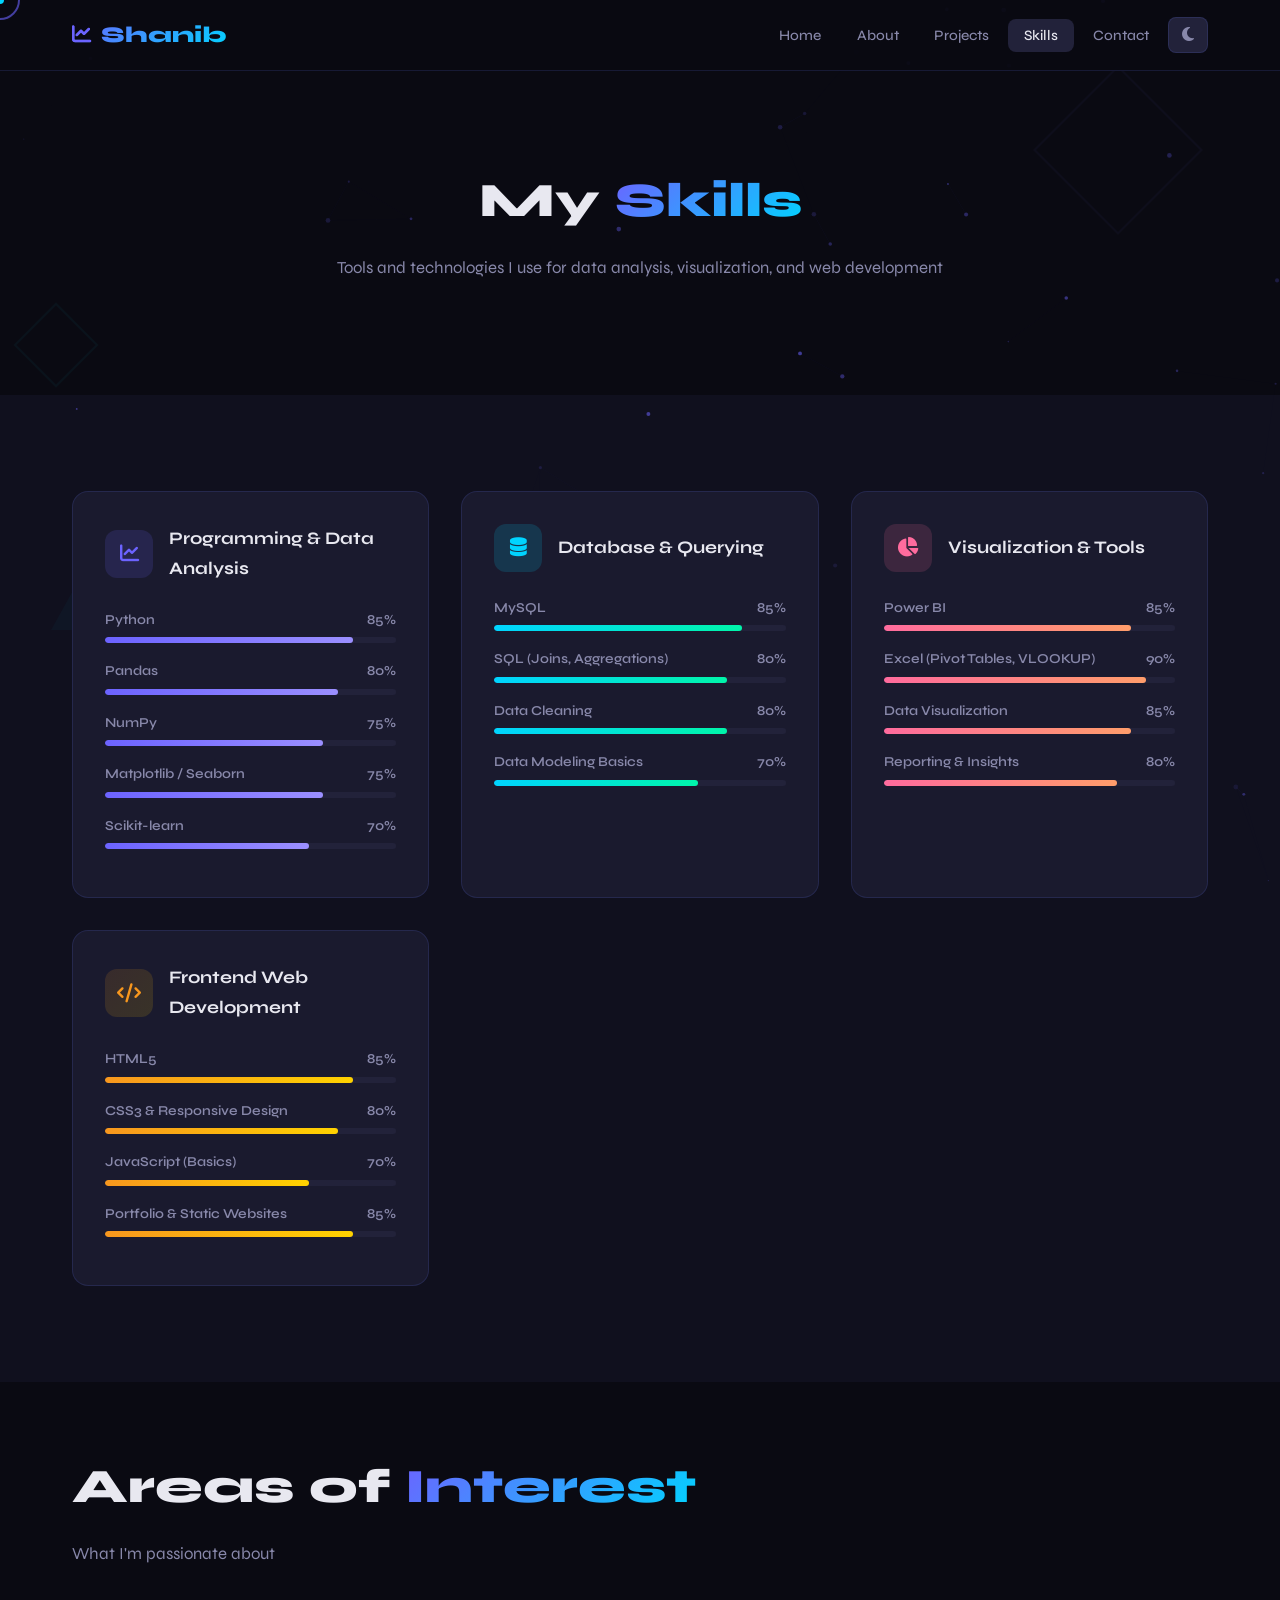
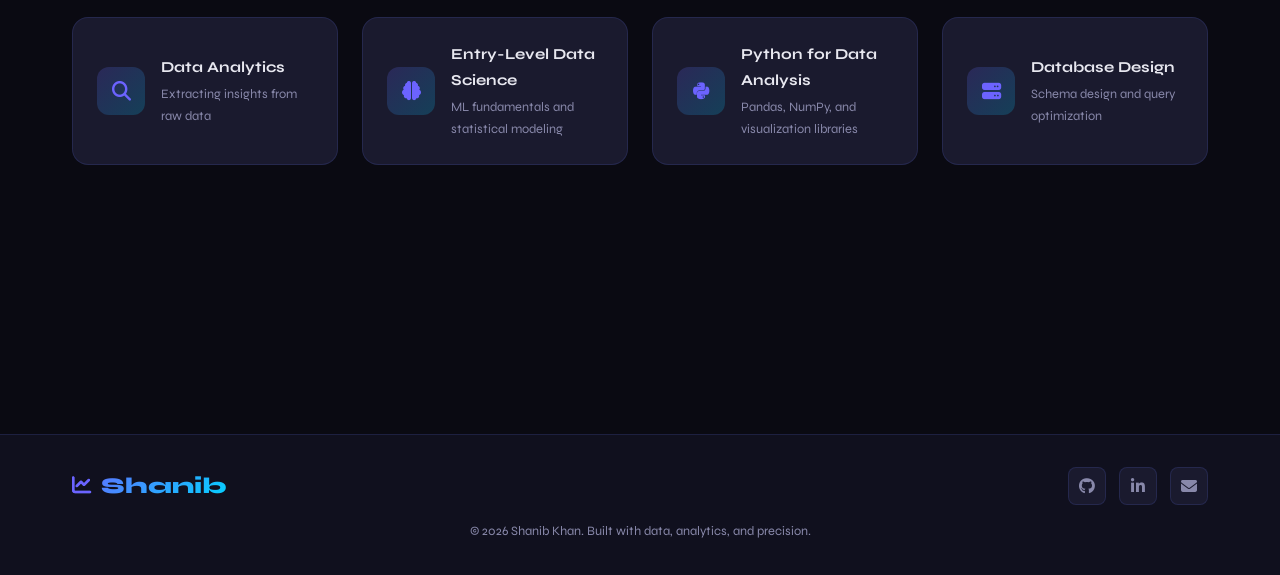
<file: skills.html>
<!DOCTYPE html>
<html lang="en" data-theme="dark">
<head>
  <meta charset="UTF-8">
  <meta name="viewport" content="width=device-width, initial-scale=1.0">
  <title>Skills — Shanib Khan</title>
  <link rel="stylesheet" href="css/style.css">
  <link rel="stylesheet" href="https://cdnjs.cloudflare.com/ajax/libs/font-awesome/6.5.0/css/all.min.css">
  <link href="https://fonts.googleapis.com/css2?family=Syne:wght@400;600;700;800&family=Outfit:wght@300;400;500;600;700&display=swap" rel="stylesheet">
</head>
<body>

  <div class="cursor-glow"></div>
  <div class="cursor-dot"></div>
  <canvas id="particles-canvas"></canvas>
  <div class="geo-shape geo-cube"></div>
  <div class="geo-shape geo-triangle"></div>
  <div class="geo-shape geo-circle"></div>
  <div class="geo-shape geo-diamond"></div>

  <nav class="navbar">
    <div class="container">
      <a href="index.html" class="logo"><i class="fas fa-chart-line"></i><span>Shanib</span></a>
      <ul class="nav-links">
        <li><a href="index.html">Home</a></li>
        <li><a href="about.html">About</a></li>
        <li><a href="projects.html">Projects</a></li>
        <li><a href="skills.html" class="active">Skills</a></li>
        <li><a href="contact.html">Contact</a></li>
        <li><button class="dark-mode-toggle" id="darkModeToggle"><i class="fas fa-moon"></i></button></li>
      </ul>
      <div class="hamburger" id="hamburger">
        <span class="line"></span><span class="line"></span><span class="line"></span>
      </div>
    </div>
  </nav>

  <main>

    <section class="page-hero">
      <div class="container">
        <h1 class="section-title reveal">My <span>Skills</span></h1>
        <p class="section-subtitle reveal">Tools and technologies I use for data analysis, visualization, and web development</p>
      </div>
    </section>

    <section class="skills" id="skills">
      <div class="container">
        <div class="skill-grid stagger-children reveal">

          <!-- Programming & Analysis -->
          <div class="skill-card">
            <div class="skill-card-header">
              <div class="skill-icon frontend"><i class="fas fa-chart-line"></i></div>
              <h3>Programming & Data Analysis</h3>
            </div>
            <div class="skill-item">
              <h4><span>Python</span><span>85%</span></h4>
              <div class="skill-bar"><div class="skill-progress frontend-bar" style="width:85%"></div></div>
            </div>
            <div class="skill-item">
              <h4><span>Pandas</span><span>80%</span></h4>
              <div class="skill-bar"><div class="skill-progress frontend-bar" style="width:80%"></div></div>
            </div>
            <div class="skill-item">
              <h4><span>NumPy</span><span>75%</span></h4>
              <div class="skill-bar"><div class="skill-progress frontend-bar" style="width:75%"></div></div>
            </div>
            <div class="skill-item">
              <h4><span>Matplotlib / Seaborn</span><span>75%</span></h4>
              <div class="skill-bar"><div class="skill-progress frontend-bar" style="width:75%"></div></div>
            </div>
            <div class="skill-item">
              <h4><span>Scikit-learn</span><span>70%</span></h4>
              <div class="skill-bar"><div class="skill-progress frontend-bar" style="width:70%"></div></div>
            </div>
          </div>

          <!-- Databases -->
          <div class="skill-card">
            <div class="skill-card-header">
              <div class="skill-icon backend"><i class="fas fa-database"></i></div>
              <h3>Database & Querying</h3>
            </div>
            <div class="skill-item">
              <h4><span>MySQL</span><span>85%</span></h4>
              <div class="skill-bar"><div class="skill-progress backend-bar" style="width:85%"></div></div>
            </div>
            <div class="skill-item">
              <h4><span>SQL (Joins, Aggregations)</span><span>80%</span></h4>
              <div class="skill-bar"><div class="skill-progress backend-bar" style="width:80%"></div></div>
            </div>
            <div class="skill-item">
              <h4><span>Data Cleaning</span><span>80%</span></h4>
              <div class="skill-bar"><div class="skill-progress backend-bar" style="width:80%"></div></div>
            </div>
            <div class="skill-item">
              <h4><span>Data Modeling Basics</span><span>70%</span></h4>
              <div class="skill-bar"><div class="skill-progress backend-bar" style="width:70%"></div></div>
            </div>
          </div>

          <!-- Visualization & Tools -->
          <div class="skill-card">
            <div class="skill-card-header">
              <div class="skill-icon tools"><i class="fas fa-chart-pie"></i></div>
              <h3>Visualization &amp; Tools</h3>
            </div>
            <div class="skill-item">
              <h4><span>Power BI</span><span>85%</span></h4>
              <div class="skill-bar"><div class="skill-progress tools-bar" style="width:85%"></div></div>
            </div>
            <div class="skill-item">
              <h4><span>Excel (Pivot Tables, VLOOKUP)</span><span>90%</span></h4>
              <div class="skill-bar"><div class="skill-progress tools-bar" style="width:90%"></div></div>
            </div>
            <div class="skill-item">
              <h4><span>Data Visualization</span><span>85%</span></h4>
              <div class="skill-bar"><div class="skill-progress tools-bar" style="width:85%"></div></div>
            </div>
            <div class="skill-item">
              <h4><span>Reporting &amp; Insights</span><span>80%</span></h4>
              <div class="skill-bar"><div class="skill-progress tools-bar" style="width:80%"></div></div>
            </div>
          </div>

          <!-- Frontend Web Development -->
          <div class="skill-card">
            <div class="skill-card-header">
              <div class="skill-icon frontend" style="background: linear-gradient(135deg,#f7971e22,#ffd20022);"><i class="fas fa-code" style="color:#f7971e"></i></div>
              <h3>Frontend Web Development</h3>
            </div>
            <div class="skill-item">
              <h4><span>HTML5</span><span>85%</span></h4>
              <div class="skill-bar"><div class="skill-progress" style="width:85%;background:linear-gradient(90deg,#f7971e,#ffd200)"></div></div>
            </div>
            <div class="skill-item">
              <h4><span>CSS3 &amp; Responsive Design</span><span>80%</span></h4>
              <div class="skill-bar"><div class="skill-progress" style="width:80%;background:linear-gradient(90deg,#f7971e,#ffd200)"></div></div>
            </div>
            <div class="skill-item">
              <h4><span>JavaScript (Basics)</span><span>70%</span></h4>
              <div class="skill-bar"><div class="skill-progress" style="width:70%;background:linear-gradient(90deg,#f7971e,#ffd200)"></div></div>
            </div>
            <div class="skill-item">
              <h4><span>Portfolio &amp; Static Websites</span><span>85%</span></h4>
              <div class="skill-bar"><div class="skill-progress" style="width:85%;background:linear-gradient(90deg,#f7971e,#ffd200)"></div></div>
            </div>
          </div>

        </div>
      </div>
    </section>

    <!-- Areas of Interest -->
    <section class="certs" style="background: var(--bg);">
      <div class="container">
        <h2 class="section-title reveal">Areas of <span>Interest</span></h2>
        <p class="section-subtitle reveal">What I'm passionate about</p>
        <div class="cert-grid stagger-children reveal">
          <div class="cert-card">
            <div class="cert-icon"><i class="fas fa-search"></i></div>
            <div><h4>Data Analytics</h4><p>Extracting insights from raw data</p></div>
          </div>
          <div class="cert-card">
            <div class="cert-icon"><i class="fas fa-brain"></i></div>
            <div><h4>Entry-Level Data Science</h4><p>ML fundamentals and statistical modeling</p></div>
          </div>
          <div class="cert-card">
            <div class="cert-icon"><i class="fab fa-python"></i></div>
            <div><h4>Python for Data Analysis</h4><p>Pandas, NumPy, and visualization libraries</p></div>
          </div>
          <div class="cert-card">
            <div class="cert-icon"><i class="fas fa-server"></i></div>
            <div><h4>Database Design</h4><p>Schema design and query optimization</p></div>
          </div>
          <div class="cert-card">
            <div class="cert-icon"><i class="fas fa-code"></i></div>
            <div><h4>Frontend Web Development</h4><p>Portfolio sites, static pages &amp; responsive design</p></div>
          </div>
        </div>
      </div>
    </section>

  </main>

  <footer class="footer">
    <div class="container">
      <div class="footer-content">
        <a href="index.html" class="logo"><i class="fas fa-chart-line"></i><span>Shanib</span></a>
        <ul class="footer-links">
          <li><a href="https://github.com/shanib-techie" target="_blank"><i class="fab fa-github"></i></a></li>
          <li><a href="https://www.linkedin.com/in/shanib-khan-515a8a316/" target="_blank"><i class="fab fa-linkedin-in"></i></a></li>
          <li><a href="mailto:shanibkhan622@gmail.com"><i class="fas fa-envelope"></i></a></li>
        </ul>
      </div>
      <p class="footer-copy">&copy; 2026 Shanib Khan. Built with data, analytics, and precision.</p>
    </div>
  </footer>

  <script src="js/main.js"></script>
</body>
</html>
</file>
<file: css/style.css>
/* ===========================
   ROOT & THEME VARIABLES
=========================== */
:root {
  --bg: #0a0a12;
  --bg2: #10101e;
  --bg3: #181828;
  --surface: #1a1a2e;
  --surface2: #22223a;
  --border: rgba(100, 120, 255, 0.15);
  --accent: #6c63ff;
  --accent2: #00d4ff;
  --accent3: #ff6b9d;
  --text: #e8e8f0;
  --text-muted: #8888aa;
  --gradient: linear-gradient(135deg, #6c63ff, #00d4ff);
  --gradient2: linear-gradient(135deg, #ff6b9d, #6c63ff);
  --shadow: 0 8px 40px rgba(108, 99, 255, 0.2);
  --radius: 16px;
  --transition: 0.3s cubic-bezier(0.4, 0, 0.2, 1);
}

[data-theme="light"] {
  --bg: #f0f0fa;
  --bg2: #e8e8f5;
  --bg3: #ffffff;
  --surface: #ffffff;
  --surface2: #f4f4fc;
  --border: rgba(108, 99, 255, 0.2);
  --text: #1a1a2e;
  --text-muted: #555577;
  --shadow: 0 8px 40px rgba(108, 99, 255, 0.12);
}

/* ===========================
   RESET & BASE
=========================== */
*, *::before, *::after { margin: 0; padding: 0; box-sizing: border-box; }

html { scroll-behavior: smooth; font-size: 16px; }

body {
  font-family: 'Syne', 'Outfit', sans-serif;
  background: var(--bg);
  color: var(--text);
  line-height: 1.7;
  overflow-x: hidden;
  cursor: none;
  transition: background var(--transition), color var(--transition);
}

a { color: inherit; text-decoration: none; }
img { max-width: 100%; display: block; }
ul { list-style: none; }

/* ===========================
   CUSTOM CURSOR
=========================== */
.cursor-glow {
  width: 40px; height: 40px;
  border: 2px solid var(--accent);
  border-radius: 50%;
  position: fixed;
  top: 0; left: 0;
  pointer-events: none;
  z-index: 9999;
  transition: transform 0.15s ease, opacity 0.3s;
  transform: translate(-50%, -50%);
  opacity: 0.6;
}
.cursor-dot {
  width: 8px; height: 8px;
  background: var(--accent2);
  border-radius: 50%;
  position: fixed;
  top: 0; left: 0;
  pointer-events: none;
  z-index: 10000;
  transform: translate(-50%, -50%);
  transition: transform 0.05s;
}
.cursor-glow.hover { transform: translate(-50%, -50%) scale(1.8); opacity: 1; border-color: var(--accent2); }

/* ===========================
   PARTICLE CANVAS
=========================== */
#particles-canvas {
  position: fixed;
  top: 0; left: 0;
  width: 100%; height: 100%;
  z-index: 0;
  pointer-events: none;
}

/* ===========================
   GEO SHAPES
=========================== */
.geo-shape {
  position: fixed;
  pointer-events: none;
  z-index: 0;
  opacity: 0.04;
  animation: floatGeo 20s infinite ease-in-out;
}
.geo-cube {
  width: 120px; height: 120px;
  border: 2px solid var(--accent);
  top: 10%; right: 8%;
  animation-duration: 25s;
  transform: rotate(45deg);
}
.geo-triangle {
  width: 0; height: 0;
  border-left: 50px solid transparent;
  border-right: 50px solid transparent;
  border-bottom: 90px solid var(--accent2);
  top: 60%; left: 4%;
  animation-duration: 30s;
  opacity: 0.03;
}
.geo-circle {
  width: 200px; height: 200px;
  border: 1px solid var(--accent3);
  border-radius: 50%;
  bottom: 10%; right: 15%;
  animation-duration: 35s;
}
.geo-diamond {
  width: 60px; height: 60px;
  border: 2px solid var(--accent2);
  transform: rotate(45deg);
  top: 35%; left: 2%;
  animation-duration: 22s;
}
@keyframes floatGeo {
  0%, 100% { transform: translateY(0) rotate(0deg); }
  33% { transform: translateY(-30px) rotate(10deg); }
  66% { transform: translateY(15px) rotate(-5deg); }
}

/* ===========================
   NAVBAR
=========================== */
.navbar {
  position: fixed;
  top: 0; left: 0; right: 0;
  z-index: 1000;
  padding: 1rem 0;
  backdrop-filter: blur(20px);
  -webkit-backdrop-filter: blur(20px);
  background: rgba(10, 10, 18, 0.85);
  border-bottom: 1px solid var(--border);
  transition: background var(--transition);
}
[data-theme="light"] .navbar { background: rgba(240, 240, 250, 0.85); }

.navbar .container {
  display: flex;
  align-items: center;
  justify-content: space-between;
}
.logo {
  display: flex;
  align-items: center;
  gap: 0.6rem;
  font-family: 'Syne', sans-serif;
  font-size: 1.4rem;
  font-weight: 800;
  background: var(--gradient);
  -webkit-background-clip: text;
  -webkit-text-fill-color: transparent;
  background-clip: text;
}
.logo i { font-size: 1.2rem; -webkit-text-fill-color: var(--accent); }

.nav-links {
  display: flex;
  align-items: center;
  gap: 0.2rem;
}
.nav-links li a {
  padding: 0.5rem 1rem;
  border-radius: 8px;
  font-weight: 500;
  font-size: 0.9rem;
  color: var(--text-muted);
  transition: color var(--transition), background var(--transition);
}
.nav-links li a:hover,
.nav-links li a.active { color: var(--text); background: var(--surface2); }

.dark-mode-toggle {
  background: var(--surface2);
  border: 1px solid var(--border);
  border-radius: 8px;
  padding: 0.5rem 0.8rem;
  color: var(--text-muted);
  cursor: none;
  font-size: 1rem;
  transition: all var(--transition);
}
.dark-mode-toggle:hover { color: var(--accent); border-color: var(--accent); }

.hamburger {
  display: none;
  flex-direction: column;
  gap: 5px;
  cursor: none;
}
.hamburger .line {
  width: 24px; height: 2px;
  background: var(--text);
  border-radius: 2px;
  transition: all var(--transition);
}
.hamburger.open .line:nth-child(1) { transform: translateY(7px) rotate(45deg); }
.hamburger.open .line:nth-child(2) { opacity: 0; }
.hamburger.open .line:nth-child(3) { transform: translateY(-7px) rotate(-45deg); }

/* ===========================
   CONTAINER
=========================== */
.container {
  max-width: 1200px;
  margin: 0 auto;
  padding: 0 2rem;
  position: relative;
  z-index: 1;
}

/* ===========================
   HERO SECTION
=========================== */
.hero {
  min-height: 100vh;
  display: flex;
  align-items: center;
  padding: 8rem 0 4rem;
  position: relative;
}
.hero-content {
  display: grid;
  grid-template-columns: 1fr 1fr;
  gap: 4rem;
  align-items: center;
}
.hero-badge {
  display: inline-flex;
  align-items: center;
  gap: 0.6rem;
  background: rgba(108, 99, 255, 0.1);
  border: 1px solid rgba(108, 99, 255, 0.3);
  border-radius: 50px;
  padding: 0.4rem 1rem;
  font-size: 0.8rem;
  font-weight: 600;
  color: var(--accent2);
  margin-bottom: 1.5rem;
  animation: fadeIn 0.8s ease forwards;
}
.pulse-dot {
  width: 8px; height: 8px;
  background: #00ff88;
  border-radius: 50%;
  animation: pulse 2s infinite;
}
@keyframes pulse {
  0%, 100% { opacity: 1; transform: scale(1); }
  50% { opacity: 0.4; transform: scale(1.4); }
}

.hero-text h1 {
  font-family: 'Syne', sans-serif;
  font-size: clamp(2.5rem, 5vw, 4rem);
  font-weight: 800;
  line-height: 1.1;
  margin-bottom: 1.5rem;
  animation: slideUp 0.8s ease 0.2s both;
}
.gradient-text {
  background: var(--gradient);
  -webkit-background-clip: text;
  -webkit-text-fill-color: transparent;
  background-clip: text;
}
.typed-wrapper {
  display: block;
  margin-top: 0.3rem;
  font-size: 0.7em;
  color: var(--text-muted);
  font-weight: 600;
}
.typed-text { border-right: 2px solid var(--accent); padding-right: 3px; }

.hero-text p {
  font-size: 1.1rem;
  color: var(--text-muted);
  margin-bottom: 2.5rem;
  max-width: 500px;
  animation: slideUp 0.8s ease 0.4s both;
}
.hero-buttons {
  display: flex;
  gap: 1rem;
  flex-wrap: wrap;
  animation: slideUp 0.8s ease 0.6s both;
}

/* ===========================
   HERO 3D CARD
=========================== */
.hero-3d-wrapper {
  perspective: 1000px;
  animation: slideUp 0.8s ease 0.3s both;
}
.hero-card {
  background: var(--surface);
  border: 1px solid var(--border);
  border-radius: var(--radius);
  padding: 2.5rem;
  transform-style: preserve-3d;
  transition: transform 0.5s ease;
  box-shadow: var(--shadow), 0 0 60px rgba(108, 99, 255, 0.05);
  position: relative;
  overflow: hidden;
}
.hero-card::before {
  content: '';
  position: absolute;
  top: 0; left: 0; right: 0;
  height: 2px;
  background: var(--gradient);
}
.hero-card:hover { transform: rotateY(-5deg) rotateX(3deg); }

.hero-card-avatar {
  width: 70px; height: 70px;
  background: var(--gradient);
  border-radius: 18px;
  display: flex;
  align-items: center;
  justify-content: center;
  font-size: 1.8rem;
  color: white;
  margin-bottom: 1.2rem;
}
.hero-card-content h3 {
  font-family: 'Syne', sans-serif;
  font-size: 1.4rem;
  font-weight: 800;
  margin-bottom: 0.3rem;
}
.hero-card-content .role {
  color: var(--accent2);
  font-size: 0.85rem;
  font-weight: 600;
  margin-bottom: 1rem;
}
.hero-card-content > p { font-size: 0.9rem; color: var(--text-muted); margin-bottom: 1.5rem; }

.hero-card-techs {
  display: flex;
  flex-wrap: wrap;
  gap: 0.5rem;
}
.tech-tag {
  background: rgba(108, 99, 255, 0.12);
  border: 1px solid rgba(108, 99, 255, 0.2);
  border-radius: 6px;
  padding: 0.2rem 0.6rem;
  font-size: 0.75rem;
  font-weight: 600;
  color: var(--accent);
}

/* ===========================
   BUTTONS
=========================== */
.cta-button {
  display: inline-flex;
  align-items: center;
  gap: 0.5rem;
  background: var(--gradient);
  color: white;
  padding: 0.85rem 1.8rem;
  border-radius: 10px;
  font-weight: 700;
  font-size: 0.9rem;
  border: none;
  cursor: none;
  transition: all var(--transition);
  position: relative;
  overflow: hidden;
}
.cta-button::before {
  content: '';
  position: absolute;
  inset: 0;
  background: linear-gradient(135deg, #7c73ff, #20e4ff);
  opacity: 0;
  transition: opacity var(--transition);
}
.cta-button:hover::before { opacity: 1; }
.cta-button:hover { transform: translateY(-2px); box-shadow: 0 10px 30px rgba(108, 99, 255, 0.4); }
.cta-button span, .cta-button i { position: relative; z-index: 1; }

.cta-button-outline {
  display: inline-flex;
  align-items: center;
  gap: 0.5rem;
  background: transparent;
  color: var(--text);
  padding: 0.85rem 1.8rem;
  border-radius: 10px;
  font-weight: 700;
  font-size: 0.9rem;
  border: 1px solid var(--border);
  cursor: none;
  transition: all var(--transition);
}
.cta-button-outline:hover {
  border-color: var(--accent);
  color: var(--accent);
  transform: translateY(-2px);
  background: rgba(108, 99, 255, 0.05);
}

/* ===========================
   SECTION TITLES
=========================== */
.section-title {
  font-family: 'Syne', sans-serif;
  font-size: clamp(2rem, 4vw, 3rem);
  font-weight: 800;
  margin-bottom: 0.8rem;
}
.section-title span { background: var(--gradient); -webkit-background-clip: text; -webkit-text-fill-color: transparent; background-clip: text; }
.section-subtitle { color: var(--text-muted); margin-bottom: 3rem; font-size: 1.05rem; }

/* ===========================
   ABOUT SECTION
=========================== */
.about { padding: 6rem 0; }
.about-content {
  display: grid;
  grid-template-columns: 1fr 1fr;
  gap: 4rem;
  align-items: start;
}
.about-text p { color: var(--text-muted); margin-bottom: 1.2rem; font-size: 1rem; }

/* ===========================
   STATS CARDS
=========================== */
.stats {
  display: grid;
  grid-template-columns: 1fr;
  gap: 1rem;
}
.stat-card {
  perspective: 600px;
  height: 120px;
}
.stat-card-inner {
  position: relative;
  width: 100%; height: 100%;
  transform-style: preserve-3d;
  transition: transform 0.6s ease;
}
.stat-card:hover .stat-card-inner { transform: rotateY(180deg); }

.stat-card-front, .stat-card-back {
  position: absolute;
  inset: 0;
  backface-visibility: hidden;
  border-radius: var(--radius);
  display: flex;
  flex-direction: column;
  align-items: center;
  justify-content: center;
  padding: 1.5rem;
  border: 1px solid var(--border);
  background: var(--surface);
}
.stat-card-back {
  transform: rotateY(180deg);
  background: var(--gradient);
  border: none;
}
.stat-card-back p { color: white; text-align: center; font-size: 0.9rem; font-weight: 500; }

.stat-number {
  font-family: 'Syne', sans-serif;
  font-size: 2.5rem;
  font-weight: 800;
  background: var(--gradient);
  -webkit-background-clip: text;
  -webkit-text-fill-color: transparent;
  background-clip: text;
}
.stat-label { font-size: 0.85rem; color: var(--text-muted); font-weight: 500; margin-top: 0.3rem; }

/* ===========================
   TIMELINE
=========================== */
.timeline { margin-top: 2rem; position: relative; }
.timeline::before {
  content: '';
  position: absolute;
  left: 0; top: 0; bottom: 0;
  width: 2px;
  background: var(--gradient);
  border-radius: 2px;
}
.timeline-item {
  padding-left: 1.5rem;
  margin-bottom: 2rem;
  position: relative;
}
.timeline-item::before {
  content: '';
  position: absolute;
  left: -5px; top: 6px;
  width: 12px; height: 12px;
  background: var(--accent);
  border-radius: 50%;
  border: 2px solid var(--bg);
}
.timeline-item .year {
  font-size: 0.75rem;
  font-weight: 700;
  color: var(--accent2);
  text-transform: uppercase;
  letter-spacing: 0.05em;
  display: block;
  margin-bottom: 0.3rem;
}
.timeline-item h4 { font-size: 1rem; font-weight: 700; margin-bottom: 0.3rem; }
.timeline-item p { font-size: 0.9rem; color: var(--text-muted); }

/* ===========================
   SKILLS SECTION
=========================== */
.skills { padding: 6rem 0; background: var(--bg2); }
.skill-grid {
  display: grid;
  grid-template-columns: repeat(auto-fit, minmax(300px, 1fr));
  gap: 2rem;
}
.skill-card {
  background: var(--surface);
  border: 1px solid var(--border);
  border-radius: var(--radius);
  padding: 2rem;
  transition: transform var(--transition), box-shadow var(--transition), border-color var(--transition);
}
.skill-card:hover {
  transform: translateY(-6px);
  box-shadow: var(--shadow);
  border-color: rgba(108, 99, 255, 0.3);
}
.skill-card-header {
  display: flex;
  align-items: center;
  gap: 1rem;
  margin-bottom: 1.5rem;
}
.skill-card-header h3 { font-family: 'Syne', sans-serif; font-size: 1.1rem; font-weight: 700; }
.skill-icon {
  width: 48px; height: 48px;
  border-radius: 12px;
  display: flex;
  align-items: center;
  justify-content: center;
  font-size: 1.2rem;
  flex-shrink: 0;
}
.skill-icon.frontend { background: rgba(108, 99, 255, 0.15); color: var(--accent); }
.skill-icon.backend { background: rgba(0, 212, 255, 0.15); color: var(--accent2); }
.skill-icon.tools { background: rgba(255, 107, 157, 0.15); color: var(--accent3); }

.skill-item { margin-bottom: 1rem; }
.skill-item h4 {
  display: flex;
  justify-content: space-between;
  font-size: 0.85rem;
  font-weight: 600;
  margin-bottom: 0.4rem;
  color: var(--text-muted);
}
.skill-bar {
  height: 6px;
  background: var(--surface2);
  border-radius: 10px;
  overflow: hidden;
}
.skill-progress {
  height: 100%;
  border-radius: 10px;
  width: 0;
  transition: width 1.5s cubic-bezier(0.4, 0, 0.2, 1);
}
.frontend-bar { background: linear-gradient(90deg, #6c63ff, #9b8fff); }
.backend-bar { background: linear-gradient(90deg, #00d4ff, #00f5aa); }
.tools-bar { background: linear-gradient(90deg, #ff6b9d, #ff9d6b); }

/* ===========================
   PROJECTS SECTION
=========================== */
.projects { padding: 6rem 0; }

/* Project Filter */
.project-filter {
  display: flex;
  flex-wrap: wrap;
  gap: 0.8rem;
  margin-bottom: 3rem;
  justify-content: center;
}
.filter-btn {
  display: inline-flex;
  align-items: center;
  gap: 0.5rem;
  padding: 0.6rem 1.4rem;
  border-radius: 50px;
  border: 1px solid var(--border);
  background: var(--surface);
  color: var(--text-muted);
  font-size: 0.85rem;
  font-weight: 600;
  cursor: none;
  transition: all var(--transition);
}
.filter-btn i { font-size: 0.9rem; }
.filter-btn:hover {
  border-color: var(--accent);
  color: var(--accent);
  background: rgba(108, 99, 255, 0.05);
}
.filter-btn.active {
  background: var(--gradient);
  color: white;
  border-color: transparent;
}
.filter-btn.active:hover {
  transform: translateY(-2px);
  box-shadow: 0 6px 20px rgba(108, 99, 255, 0.3);
}

.project-grid {
  display: grid;
  grid-template-columns: repeat(auto-fit, minmax(300px, 1fr));
  gap: 2rem;
}
.project-card {
  background: var(--surface);
  border: 1px solid var(--border);
  border-radius: var(--radius);
  overflow: hidden;
  transition: transform var(--transition), box-shadow var(--transition), border-color var(--transition);
}
.project-card:hover {
  transform: translateY(-8px);
  box-shadow: var(--shadow);
  border-color: rgba(108, 99, 255, 0.3);
}
.project-image-wrapper { position: relative; height: 200px; overflow: hidden; }
.project-image {
  width: 100%; height: 100%;
  object-fit: cover;
  transition: transform 0.5s ease;
}
.project-card:hover .project-image { transform: scale(1.08); }
.project-overlay {
  position: absolute;
  inset: 0;
  background: linear-gradient(to top, rgba(10,10,20,0.8) 0%, transparent 60%);
}

/* Placeholder for missing images */
.project-image-placeholder {
  width: 100%; height: 200px;
  display: flex;
  align-items: center;
  justify-content: center;
  font-size: 3rem;
  color: var(--accent);
  opacity: 0.4;
}

.project-info { padding: 1.5rem; }
.project-info h3 { font-family: 'Syne', sans-serif; font-size: 1.1rem; font-weight: 700; margin-bottom: 0.8rem; }
.project-tags { display: flex; flex-wrap: wrap; gap: 0.4rem; margin-bottom: 1rem; }
.project-tag {
  background: rgba(108, 99, 255, 0.1);
  border: 1px solid rgba(108, 99, 255, 0.2);
  border-radius: 6px;
  padding: 0.2rem 0.6rem;
  font-size: 0.72rem;
  font-weight: 600;
  color: var(--accent);
}
.project-info > p { font-size: 0.9rem; color: var(--text-muted); margin-bottom: 1.2rem; }
.project-links { display: flex; gap: 0.8rem; flex-wrap: wrap; }
.project-links a {
  display: inline-flex;
  align-items: center;
  gap: 0.4rem;
  font-size: 0.85rem;
  font-weight: 600;
  color: var(--accent);
  transition: color var(--transition);
  padding: 0.4rem 0.8rem;
  border: 1px solid rgba(108, 99, 255, 0.2);
  border-radius: 8px;
}
.project-links a:hover { color: var(--accent2); border-color: var(--accent2); }
.project-links a i.fas { font-size: 0.9rem; }

/* ===========================
   CONTACT SECTION
=========================== */
.contact { padding: 6rem 0; }
.contact-content {
  display: grid;
  grid-template-columns: 1fr 1.4fr;
  gap: 4rem;
  align-items: start;
}
.contact-info h3 { font-family: 'Syne', sans-serif; font-size: 1.5rem; font-weight: 800; margin-bottom: 1rem; }
.contact-info > p { color: var(--text-muted); margin-bottom: 2rem; }
.contact-item {
  display: flex;
  align-items: center;
  gap: 1rem;
  margin-bottom: 1.2rem;
  padding: 1rem;
  background: var(--surface);
  border: 1px solid var(--border);
  border-radius: 12px;
}
.contact-item i { color: var(--accent); font-size: 1.1rem; flex-shrink: 0; }
.contact-item p { font-size: 0.9rem; color: var(--text-muted); }

.contact-form {
  background: var(--surface);
  border: 1px solid var(--border);
  border-radius: var(--radius);
  padding: 2.5rem;
}
.form-group { margin-bottom: 1.2rem; }
.form-group input,
.form-group textarea {
  width: 100%;
  background: var(--bg);
  border: 1px solid var(--border);
  border-radius: 10px;
  padding: 0.9rem 1.2rem;
  font-size: 0.95rem;
  color: var(--text);
  font-family: inherit;
  transition: border-color var(--transition), box-shadow var(--transition);
  outline: none;
}
.form-group input:focus,
.form-group textarea:focus {
  border-color: var(--accent);
  box-shadow: 0 0 0 3px rgba(108, 99, 255, 0.12);
}
.form-group textarea { min-height: 140px; resize: vertical; }

.form-success {
  display: none;
  background: rgba(0, 212, 100, 0.1);
  border: 1px solid rgba(0, 212, 100, 0.3);
  border-radius: 10px;
  padding: 1rem;
  color: #00d464;
  text-align: center;
  margin-top: 1rem;
  font-weight: 600;
}

/* ===========================
   FOOTER
=========================== */
.footer {
  background: var(--bg2);
  border-top: 1px solid var(--border);
  padding: 2rem 0;
}
.footer-content {
  display: flex;
  align-items: center;
  justify-content: space-between;
  margin-bottom: 1rem;
}
.footer-links { display: flex; gap: 0.8rem; }
.footer-links a {
  width: 38px; height: 38px;
  background: var(--surface);
  border: 1px solid var(--border);
  border-radius: 8px;
  display: flex;
  align-items: center;
  justify-content: center;
  color: var(--text-muted);
  transition: all var(--transition);
}
.footer-links a:hover { color: var(--accent); border-color: var(--accent); transform: translateY(-2px); }
.footer-copy { font-size: 0.8rem; color: var(--text-muted); text-align: center; }

/* ===========================
   REVEAL ANIMATIONS
=========================== */
.reveal, .reveal-left, .reveal-right, .stagger-children > * {
  opacity: 0;
  transition: opacity 0.8s ease, transform 0.8s ease;
}
.reveal { transform: translateY(30px); }
.reveal-left { transform: translateX(-40px); }
.reveal-right { transform: translateX(40px); }
.stagger-children > * { transform: translateY(30px); }

.reveal.visible,
.reveal-left.visible,
.reveal-right.visible { opacity: 1; transform: none; }
.stagger-children.visible > *:nth-child(1) { opacity: 1; transform: none; transition-delay: 0.1s; }
.stagger-children.visible > *:nth-child(2) { opacity: 1; transform: none; transition-delay: 0.2s; }
.stagger-children.visible > *:nth-child(3) { opacity: 1; transform: none; transition-delay: 0.3s; }
.stagger-children.visible > *:nth-child(4) { opacity: 1; transform: none; transition-delay: 0.4s; }

/* ===========================
   ANIMATIONS
=========================== */
@keyframes fadeIn { from { opacity: 0; } to { opacity: 1; } }
@keyframes slideUp { from { opacity: 0; transform: translateY(30px); } to { opacity: 1; transform: translateY(0); } }

/* ===========================
   PAGE HEADER (inner pages)
=========================== */
.page-hero {
  padding: 10rem 0 4rem;
  text-align: center;
}

/* ===========================
   CERTIFICATIONS
=========================== */
.certs { padding: 4rem 0 6rem; }
.cert-grid {
  display: grid;
  grid-template-columns: repeat(auto-fit, minmax(260px, 1fr));
  gap: 1.5rem;
}
.cert-card {
  background: var(--surface);
  border: 1px solid var(--border);
  border-radius: var(--radius);
  padding: 1.5rem;
  display: flex;
  align-items: center;
  gap: 1rem;
  transition: transform var(--transition), box-shadow var(--transition), border-color var(--transition);
}
.cert-card:hover { transform: translateY(-4px); box-shadow: var(--shadow); }

/* Certificate Link Styles */
.cert-link {
  cursor: pointer;
  text-decoration: none;
}
.cert-link:hover {
  border-color: var(--accent);
  transform: translateY(-4px);
  box-shadow: var(--shadow);
}
.cert-view-icon {
  margin-left: auto;
  color: var(--accent);
  font-size: 0.9rem;
  opacity: 0;
  transition: opacity var(--transition);
}
.cert-link:hover .cert-view-icon { opacity: 1; }

.cert-icon {
  width: 48px; height: 48px;
  background: linear-gradient(135deg, rgba(108,99,255,0.2), rgba(0,212,255,0.2));
  border-radius: 12px;
  display: flex;
  align-items: center;
  justify-content: center;
  color: var(--accent);
  font-size: 1.2rem;
  flex-shrink: 0;
}
.cert-card h4 { font-size: 0.95rem; font-weight: 700; margin-bottom: 0.2rem; color: var(--text); }
.cert-card p { font-size: 0.8rem; color: var(--text-muted); }

/* ===========================
   CV DOWNLOAD SECTION
=========================== */
.cv-section { margin-top: 2.5rem; }
.cv-section .cta-button { font-size: 1rem; }

/* ===========================
   GITHUB PROFILE LINK
=========================== */
.github-profile-link {
  text-align: center;
  margin-top: 3rem;
}
.github-profile-link .cta-button {
  display: inline-flex;
  align-items: center;
  gap: 0.6rem;
  padding: 1rem 2.2rem;
  font-size: 1rem;
}

/* ===========================
   MOBILE NAV
=========================== */
@media (max-width: 768px) {
  .hamburger { display: flex; }
  .nav-links {
    position: fixed;
    top: 0; right: -100%;
    width: 75%;
    max-width: 300px;
    height: 100vh;
    background: var(--bg2);
    border-left: 1px solid var(--border);
    flex-direction: column;
    justify-content: center;
    align-items: flex-start;
    padding: 2rem;
    gap: 0.5rem;
    transition: right 0.4s cubic-bezier(0.4, 0, 0.2, 1);
    z-index: 999;
  }
  .nav-links.open { right: 0; }
  .nav-links li a { font-size: 1.2rem; padding: 0.8rem 1rem; width: 100%; display: block; }

  .hero-content { grid-template-columns: 1fr; gap: 2rem; }
  .hero-3d-wrapper { order: -1; }
  .about-content, .contact-content { grid-template-columns: 1fr; gap: 2rem; }
  .footer-content { flex-direction: column; gap: 1rem; text-align: center; }
}

@media (max-width: 480px) {
  .hero-buttons { flex-direction: column; }
  .cta-button, .cta-button-outline { justify-content: center; }
}
/* ===========================
   RESPONSIVE DESIGN - NEXT LEVEL
=========================== */

/* Extra Large Screens (1400px+) */
@media (min-width: 1400px) {
  html { font-size: 17px; }
  .container { max-width: 1300px; }
  .hero-text h1 { font-size: 4.5rem; }
  .section-title { font-size: 3.2rem; }
  .skill-grid { grid-template-columns: repeat(3, 1fr); }
  .project-grid { grid-template-columns: repeat(auto-fit, minmax(350px, 1fr)); }
}

/* Large Tablets / Small Laptops (1200px - 1399px) */
@media (max-width: 1199px) {
  html { font-size: 15px; }
  .container { max-width: 1100px; padding: 0 1.5rem; }
  .hero-content { gap: 3rem; }
  .about-content { gap: 3rem; }
  .contact-content { gap: 3rem; }
  .skill-grid { grid-template-columns: repeat(auto-fit, minmax(280px, 1fr)); }
}

/* Tablets (768px - 1024px) */
@media (max-width: 1024px) {
  html { font-size: 15px; }
  .container { padding: 0 1.5rem; }
  
  /* Nav improvements */
  .navbar { padding: 0.8rem 0; }
  .nav-links { gap: 0.1rem; }
  .nav-links li a { padding: 0.4rem 0.8rem; font-size: 0.85rem; }
  
  /* Hero adjustments */
  .hero { padding: 7rem 0 3rem; }
  .hero-content { grid-template-columns: 1fr; gap: 2.5rem; text-align: center; }
  .hero-text h1 { font-size: 3rem; }
  .hero-text p { max-width: 100%; margin-left: auto; margin-right: auto; }
  .hero-buttons { justify-content: center; }
  .hero-3d-wrapper { max-width: 400px; margin: 0 auto; }
  
  /* About section */
  .about-content { grid-template-columns: 1fr; gap: 2.5rem; }
  .about-text { text-align: center; }
  .timeline { max-width: 500px; margin: 2rem auto 0; }
  
  /* Stats cards */
  .stats { grid-template-columns: repeat(3, 1fr); gap: 0.8rem; }
  .stat-card { height: 100px; }
  
  /* Skills section */
  .skill-grid { grid-template-columns: repeat(2, 1fr); gap: 1.5rem; }
  
  /* Projects section */
  .project-grid { grid-template-columns: repeat(2, 1fr); gap: 1.5rem; }
  .project-filter { gap: 0.5rem; }
  .filter-btn { padding: 0.5rem 1rem; font-size: 0.8rem; }
  
  /* Contact section */
  .contact-content { grid-template-columns: 1fr; gap: 2.5rem; }
  .contact-info { text-align: center; }
  
  /* Certs section */
  .cert-grid { grid-template-columns: repeat(2, 1fr); gap: 1.2rem; }
  
  /* Page hero */
  .page-hero { padding: 8rem 0 3rem; }
  
  /* Footer */
  .footer-content { flex-direction: column; gap: 1rem; }
}

/* Mobile Tablets (600px - 767px) */
@media (max-width: 767px) {
  html { font-size: 14px; }
  
  /* Navbar mobile */
  .hamburger { display: flex; }
  .nav-links {
    position: fixed;
    top: 0; right: -100%;
    width: 80%;
    max-width: 320px;
    height: 100vh;
    background: var(--bg2);
    border-left: 1px solid var(--border);
    flex-direction: column;
    justify-content: center;
    align-items: flex-start;
    padding: 2rem;
    gap: 0.5rem;
    transition: right 0.4s cubic-bezier(0.4, 0, 0.2, 1);
    z-index: 999;
  }
  .nav-links.open { right: 0; }
  .nav-links li a { font-size: 1.1rem; padding: 0.7rem 1rem; width: 100%; display: block; }
  .nav-links li a:hover,
  .nav-links li a.active { background: rgba(108, 99, 255, 0.1); color: var(--accent); }
  
  /* Hero mobile */
  .hero { padding: 6rem 0 2.5rem; min-height: auto; }
  .hero-text h1 { font-size: 2.5rem; }
  .hero-badge { font-size: 0.75rem; padding: 0.3rem 0.8rem; }
  .hero-card { padding: 1.8rem; }
  .hero-card-avatar { width: 60px; height: 60px; font-size: 1.5rem; }
  .hero-buttons { flex-direction: column; align-items: center; gap: 0.8rem; }
  .cta-button, .cta-button-outline { width: 100%; justify-content: center; max-width: 300px; padding: 0.8rem 1.5rem; }
  
  /* About section */
  .about { padding: 4rem 0; }
  .about-content { gap: 2rem; }
  .timeline { padding-left: 1.2rem; }
  .timeline-item { margin-bottom: 1.5rem; }
  .stats { grid-template-columns: 1fr; max-width: 300px; margin: 0 auto; }
  .stat-card { height: 110px; }
  
  /* Skills section */
  .skills { padding: 4rem 0; }
  .skill-grid { grid-template-columns: 1fr; gap: 1.2rem; }
  .skill-card { padding: 1.5rem; }
  .skill-icon { width: 42px; height: 42px; font-size: 1rem; }
  
  /* Projects section */
  .projects { padding: 4rem 0; }
  .project-filter { justify-content: center; }
  .project-grid { grid-template-columns: 1fr; gap: 1.2rem; max-width: 500px; margin: 0 auto; }
  .project-card { margin-bottom: 0; }
  .project-image-wrapper { height: 180px; }
  .project-info { padding: 1.2rem; }
  
  /* Contact section */
  .contact { padding: 4rem 0; }
  .contact-form { padding: 1.8rem; }
  
  /* Certs section */
  .certs { padding: 3rem 0 4rem; }
  .cert-grid { grid-template-columns: 1fr; gap: 1rem; max-width: 400px; margin: 0 auto; }
  .cert-card { padding: 1.2rem; }
  .cert-icon { width: 42px; height: 42px; font-size: 1rem; }
  
  /* Page hero */
  .page-hero { padding: 7rem 0 2.5rem; }
  .section-title { font-size: 2.2rem; }
  .section-subtitle { font-size: 0.95rem; margin-bottom: 2rem; }
  
  /* Footer */
  .footer { padding: 1.5rem 0; }
}

/* Small Mobile (480px and below) */
@media (max-width: 480px) {
  html { font-size: 13px; }
  
  .container { padding: 0 1rem; }
  
  /* Navbar */
  .logo { font-size: 1.2rem; }
  .logo i { font-size: 1rem; }
  .hamburger .line { width: 22px; }
  
  /* Hero */
  .hero { padding: 5rem 0 2rem; }
  .hero-text h1 { font-size: 2rem; }
  .hero-badge { font-size: 0.7rem; }
  .hero-card { padding: 1.5rem; }
  .hero-card-content h3 { font-size: 1.2rem; }
  .hero-card-techs { gap: 0.4rem; }
  .tech-tag { font-size: 0.7rem; padding: 0.15rem 0.5rem; }
  
  /* Buttons */
  .cta-button, .cta-button-outline { padding: 0.7rem 1.3rem; font-size: 0.85rem; }
  
  /* About */
  .about { padding: 3rem 0; }
  .about-text p { font-size: 0.9rem; }
  .timeline-item h4 { font-size: 0.95rem; }
  .timeline-item p { font-size: 0.85rem; }
  .stat-number { font-size: 2rem; }
  .stat-label { font-size: 0.8rem; }
  .cv-section .cta-button { font-size: 0.85rem; padding: 0.7rem 1.3rem; }
  
  /* Skills */
  .skills { padding: 3rem 0; }
  .skill-card { padding: 1.2rem; }
  .skill-card-header h3 { font-size: 1rem; }
  .skill-item h4 { font-size: 0.8rem; }
  
  /* Projects */
  .projects { padding: 3rem 0; }
  .filter-btn { padding: 0.45rem 0.9rem; font-size: 0.75rem; }
  .project-info h3 { font-size: 1rem; }
  .project-tags { gap: 0.3rem; margin-bottom: 0.8rem; }
  .project-tag { font-size: 0.68rem; padding: 0.15rem 0.5rem; }
  .project-info > p { font-size: 0.85rem; margin-bottom: 1rem; }
  .project-links { gap: 0.5rem; }
  .project-links a { font-size: 0.8rem; padding: 0.35rem 0.7rem; }
  
  /* Contact */
  .contact { padding: 3rem 0; }
  .contact-form { padding: 1.5rem; }
  .form-group input, .form-group textarea { padding: 0.75rem 1rem; font-size: 0.9rem; }
  .form-group { margin-bottom: 1rem; }
  
  /* Certs */
  .certs { padding: 2.5rem 0 3rem; }
  .cert-card h4 { font-size: 0.9rem; }
  .cert-card p { font-size: 0.75rem; }
  
  /* Page hero */
  .page-hero { padding: 6rem 0 2rem; }
  .section-title { font-size: 2rem; }
  .section-subtitle { font-size: 0.9rem; }
  
  /* Footer */
  .footer { padding: 1.2rem 0; }
  .footer-links a { width: 34px; height: 34px; }
  .footer-copy { font-size: 0.75rem; }
  
  /* Geo shapes - hide on small mobile */
  .geo-shape { display: none; }
  
  /* Cursor - hide on touch devices */
  .cursor-glow, .cursor-dot { display: none; }
  body { cursor: auto; }
}

/* Extra Small Mobile (360px and below) */
@media (max-width: 360px) {
  html { font-size: 12px; }
  
  .container { padding: 0 0.8rem; }
  
  /* Hero */
  .hero-text h1 { font-size: 1.8rem; }
  .hero-badge { font-size: 0.65rem; padding: 0.25rem 0.7rem; }
  .hero-card { padding: 1.2rem; }
  .hero-card-avatar { width: 50px; height: 50px; font-size: 1.3rem; }
  
  /* Buttons */
  .cta-button, .cta-button-outline { padding: 0.6rem 1rem; font-size: 0.8rem; max-width: 260px; }
  
  /* Stats */
  .stat-card { height: 95px; }
  .stat-number { font-size: 1.8rem; }
  
  /* Project grid */
  .project-grid { max-width: 100%; }
  .project-image-wrapper { height: 160px; }
  .project-info { padding: 1rem; }
  
  /* Cert grid */
  .cert-grid { max-width: 100%; }
  .cert-card { padding: 1rem; }
  .cert-icon { width: 38px; height: 38px; font-size: 0.9rem; }
}

/* Touch Device Optimizations */
@media (hover: none) and (pointer: coarse) {
  .cursor-glow, .cursor-dot { display: none; }
  body { cursor: auto; }
  
  /* Remove hover effects that don't work on touch */
  .project-card:hover .project-image { transform: none; }
  .stat-card:hover .stat-card-inner { transform: none; }
  .hero-card:hover { transform: none; }
  
  /* Add active states instead */
  .project-card:active { transform: scale(0.98); }
  .skill-card:active { transform: scale(0.98); }
  .cert-card:active { transform: scale(0.98); }
}

/* Landscape Mode Mobile */
@media (max-height: 500px) and (orientation: landscape) {
  .hero { min-height: auto; padding: 5rem 0 2rem; }
  .page-hero { padding: 5rem 0 2rem; }
  .hero-content { gap: 1.5rem; }
}

/* High DPI / Retina Display */
@media (-webkit-min-device-pixel-ratio: 2), (min-resolution: 192dpi) {
  .hero-card::before { height: 1px; }
  .gradient-text { -webkit-text-stroke: 0.5px; }
}

/* Print Styles */
@media print {
  .cursor-glow, .cursor-dot, #particles-canvas, .geo-shape { display: none !important; }
  .navbar { position: relative; }
  body { background: white; color: black; }
  .hero, .about, .skills, .projects, .contact, .certs, .footer { padding: 1rem 0; }
  .section-title { color: black; }
}

/* Reduced Motion for Accessibility */
@media (prefers-reduced-motion: reduce) {
  *, *::before, *::after {
    animation-duration: 0.01ms !important;
    animation-iteration-count: 1 !important;
    transition-duration: 0.01ms !important;
  }
  .geo-shape { animation: none; }
  .pulse-dot { animation: none; }
}

/* Dark Mode Adjustments for OLED */
@media (prefers-color-scheme: dark) {
  @media (max-width: 480px) {
    body { background: #000; }
  }
}
</file>
